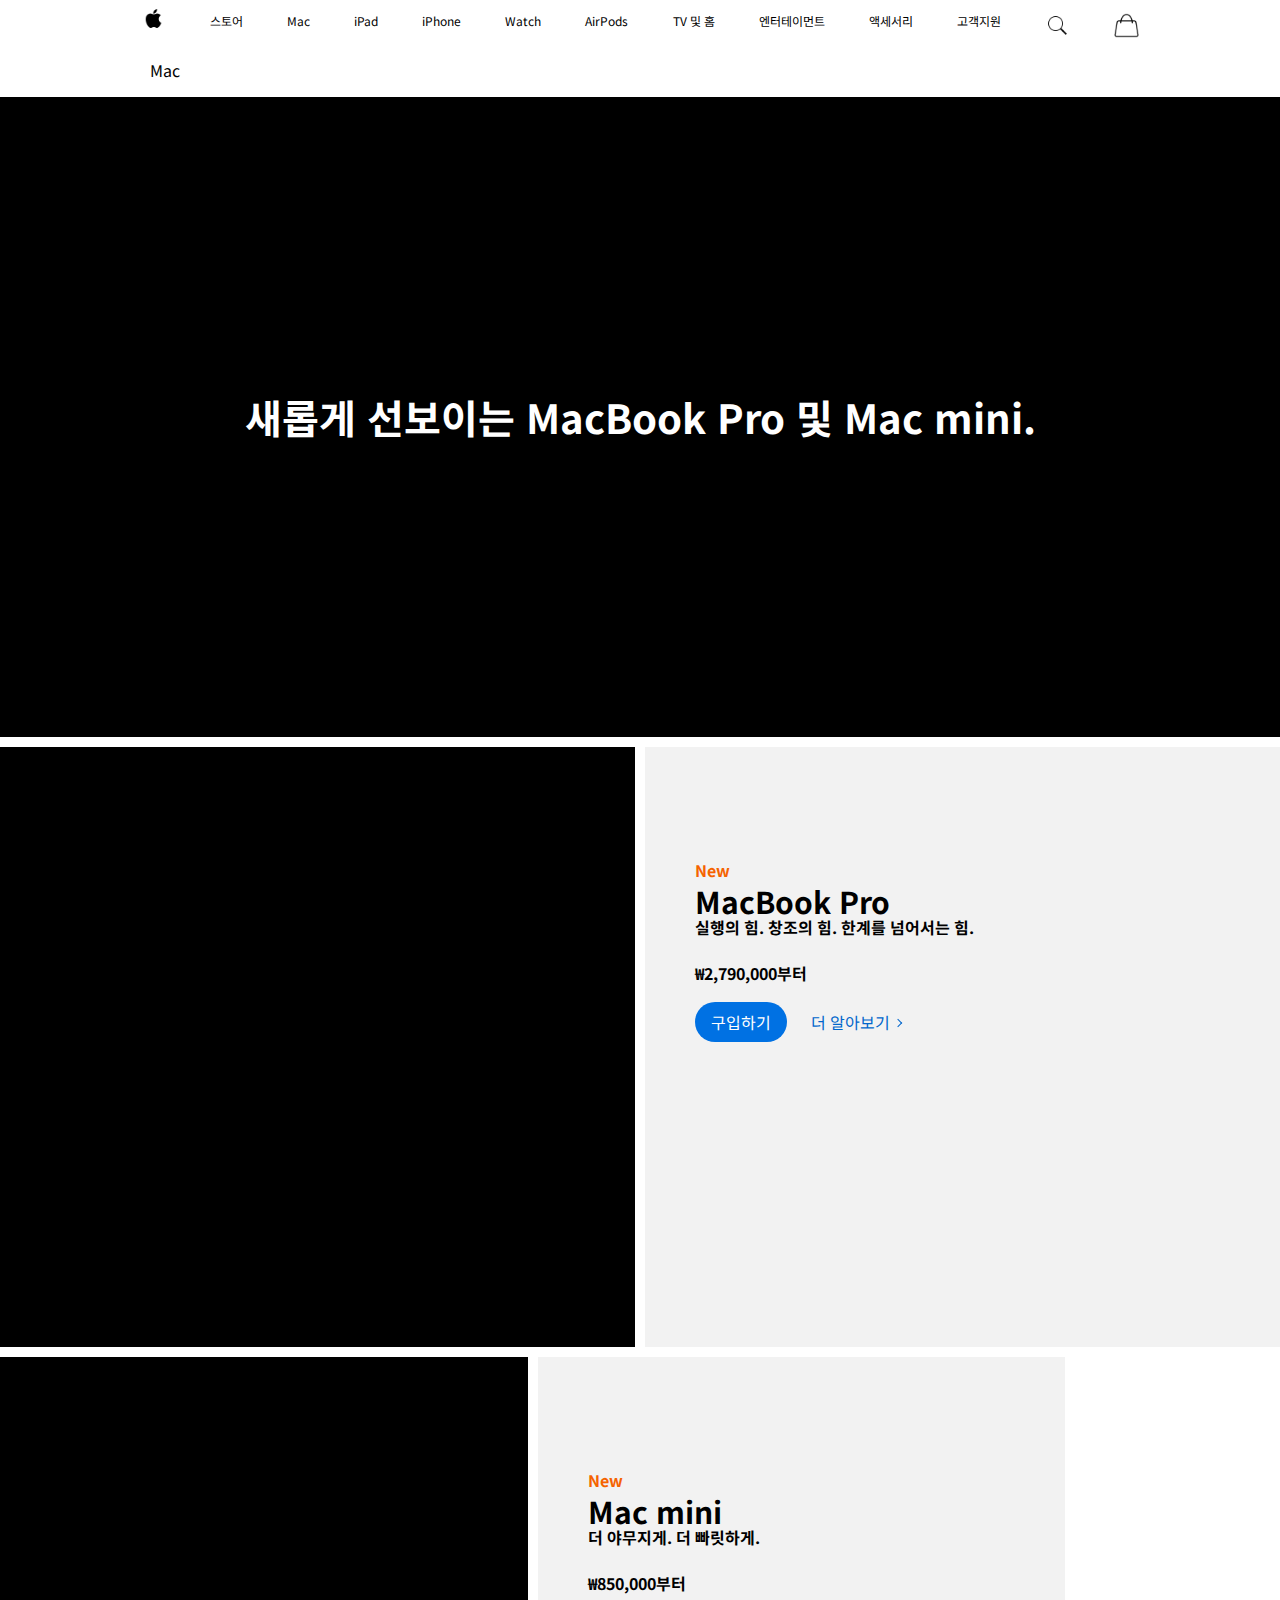
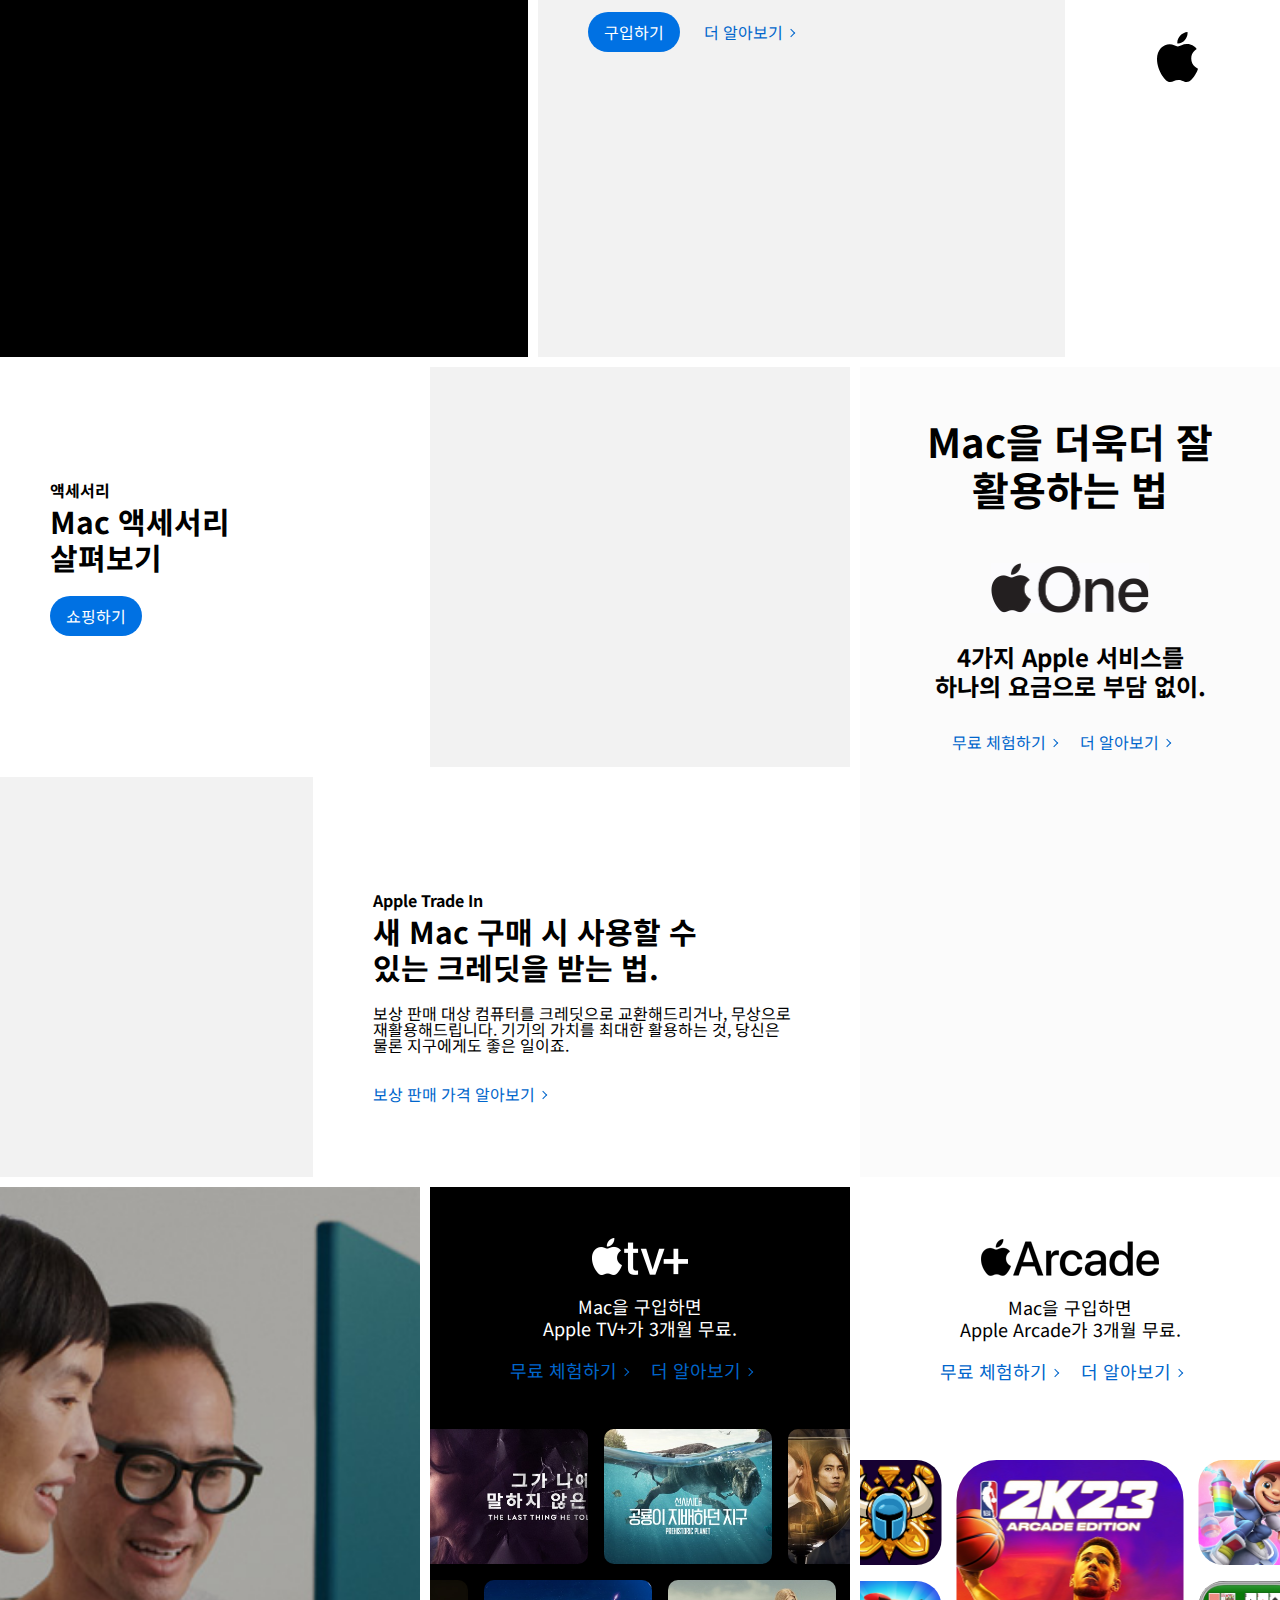
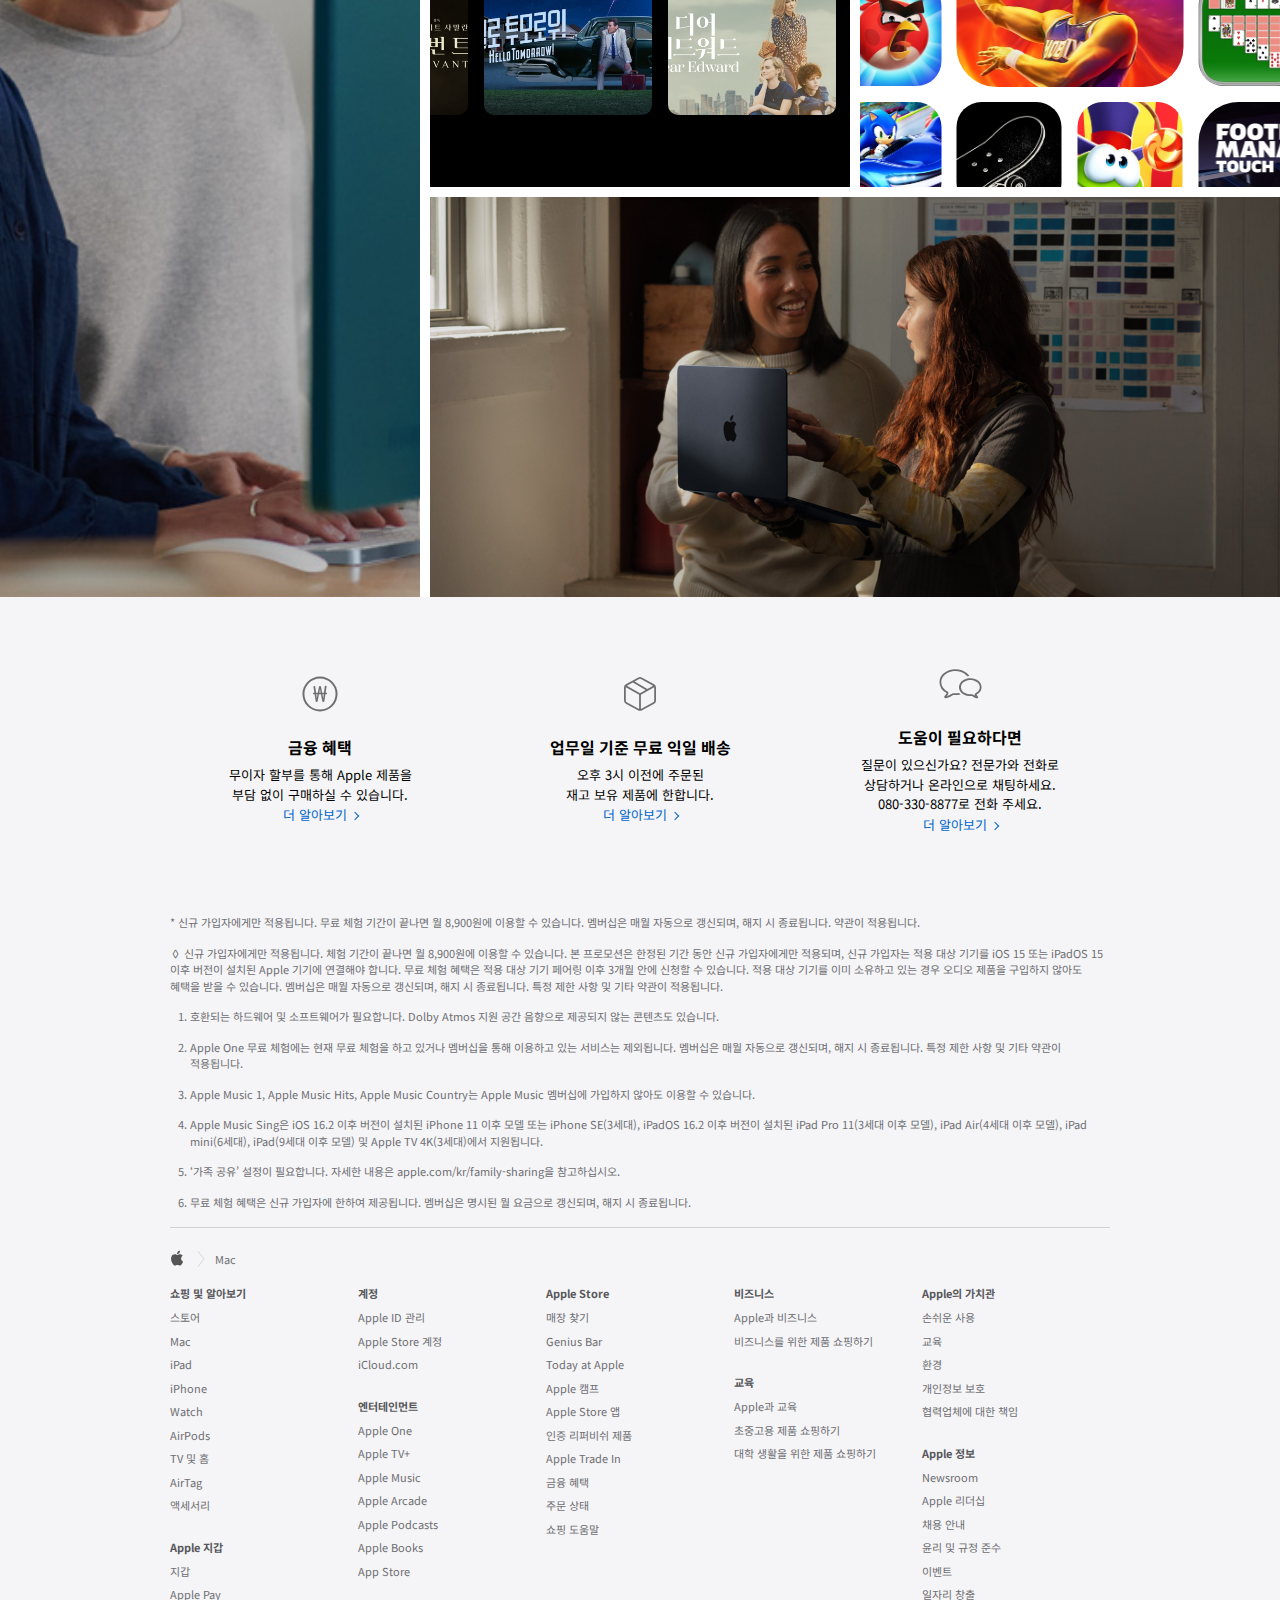
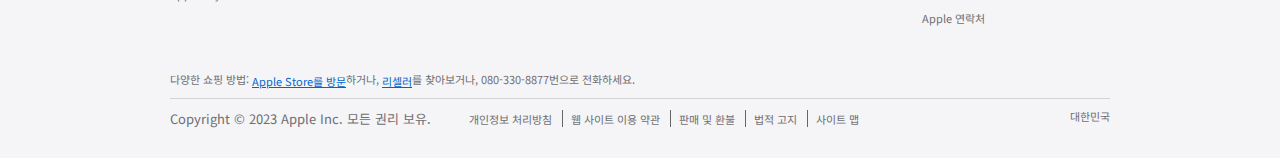
<file: index.html>
<!DOCTYPE html>
<html lang="ko">
  <head>
    <meta charset="UTF-8" />
    <meta http-equiv="X-UA-Compatible" content="IE=edge" />
    <meta name="viewport" content="width=device-width, initial-scale=1.0" />
    <!-- aos -->
    <link rel="stylesheet" href="https://unpkg.com/aos@2.3.1/dist/aos.css" />
    <script src="https://unpkg.com/aos@2.3.1/dist/aos.js"></script>
    <!-- css -->
    <link rel="stylesheet" href="./css/basic.css" />
    <link rel="stylesheet" href="./css/setting.css" />
    <link rel="stylesheet" href="./css/sub.css" />
    <!-- script -->
    <script defer src="./js/main.js"></script>
    <script defer src="./js/sub.js"></script>
    <title>Mac - Apple (KR)</title>
  </head>
  <body>
    <div id="wrap">
      <div class="m_header">
        <h1>
          <a href="index.html"><img src="img/logo.png" alt="" /></a>
        </h1>
        <div class="hamburger">
          <a href="#">
            <span></span>
            <span></span>
          </a>
        </div>
        <ul class="m_header_ul">
          <li><a href="#">스토어</a></li>
          <li><a href="mac.html">Mac</a></li>
          <li><a href="#">iPad</a></li>
          <li><a href="iPhone.html">iPhone</a></li>
          <li><a href="#">Watch</a></li>
          <li><a href="#">AirPods</a></li>
          <li><a href="#">TV 및 홈</a></li>
          <li><a href="Entertainment.html">엔터테인먼트</a></li>
          <li><a href="#">액세서리</a></li>
          <li><a href="service.html">지원</a></li>
        </ul>
      </div>
      
      <div class="header1">
        <ul class="header_ul">
          <h1>
            <a href="#"><img src="img/logo.png" alt="" /></a>
          </h1>
          <li><a href="#">스토어</a></li>
          <li><a href="#">Mac</a></li>
          <li><a href="#">iPad</a></li>
          <li><a href="#">iPhone</a></li>
          <li><a href="#">Watch</a></li>
          <li><a href="#">AirPods</a></li>
          <li><a href="#">TV 및 홈</a></li>
          <li><a href="#">엔터테이먼트</a></li>
          <li><a href="#">액세서리</a></li>
          <li><a href="#">고객지원</a></li>
          <li>
            <a href="#"><img src="img/icon.png" alt="" /></a>
          </li>
          <li>
            <a href="#"><img src="img/shopping.png" alt="" /></a>
          </li>
        </ul>
      </div>

      <!--header2에 마우스 올리면 나타나는 서브 메뉴-->
      <nav class="sub sub1">
        <div class="sub_container">
          <ul class="list">
            <li>
              <a href="#"><small>쇼핑하기</small></a>
            </li>
            <li>
              <a href="#"><b>최신 제품 쇼핑하기</b></a>
            </li>
            <li>
              <a href="#"><b>Mac</b></a>
            </li>
            <li>
              <a href="#"><b>iPad</b></a>
            </li>
            <li>
              <a href="#"><b>iPhone</b></a>
            </li>
            <li>
              <a href="#"><b>Apple Watch</b></a>
            </li>
            <li>
              <a href="#"><b>액세서리</b></a>
            </li>
          </ul>

          <ul class="list">
            <li>
              <a href="#"><small>빠른 링크</small></a>
            </li>
            <li><a href="#">매장 찾기</a></li>
            <li><a href="#">주문 상태</a></li>
            <li><a href="#">금융 혜택</a></li>
            <li><a href="#">Apple Trade In</a></li>
          </ul>

          <ul class="list">
            <li>
              <a href="#"><small>특별 할인 쇼핑하기</small></a>
            </li>
            <li><a href="#">인증 리퍼비쉬 제품</a></li>
            <li><a href="#">교육</a></li>
            <li><a href="#">비지니스</a></li>
          </ul>
        </div>
        <div class="bg-opacity"></div>
      </nav>

      <nav class="sub sub2">
        <div class="sub_container">
          <ul class="list">
            <li>
              <a href="#"><small>Mac 살펴보기</small></a>
            </li>
            <li>
              <a href="#"><b>MacBook Air</b></a>
            </li>
            <li>
              <a href="#"><b>MacBook Pro</b></a>
            </li>
            <li>
              <a href="#"><b>iMac</b></a>
            </li>
            <li>
              <a href="#"><b>Mac mini</b></a>
            </li>
            <li>
              <a href="#"><b>Mac Studio</b></a>
            </li>
            <li>
              <a href="#"><b>Mac Pro</b></a>
            </li>
            <li>
              <a href="#"><b>디스플레이</b></a>
            </li>
            <li>
              <a href="#">Mac 비교하기</a>
            </li>
            <li>
              <a href="#">Mac은 뭐든 척척</a>
            </li>
            <li>
              <a href="#">Mac 모두 살펴보기</a>
            </li>
          </ul>

          <ul class="list">
            <li>
              <a href="#"><small>Mac 쇼핑하기</small></a>
            </li>
            <li><a href="#">Mac 쇼핑하기</a></li>
            <li><a href="#">Mac 액세서리</a></li>
            <li><a href="#">금융 혜택</a></li>
            <li><a href="#">Apple Trade In</a></li>
          </ul>

          <ul class="list">
            <li>
              <a href="#"><small>그 외 Mac 관련 항목</small></a>
            </li>
            <li><a href="#">Mac 지원</a></li>
            <li><a href="#">macOS Ventura</a></li>
            <li><a href="#">연속성</a></li>
            <li><a href="#">iCloud</a></li>
            <li><a href="#">Mac과 비지니스</a></li>
            <li><a href="#">교육</a></li>
          </ul>
        </div>
        <div class="bg-opacity"></div>
      </nav>

      <nav class="sub sub3">
        <div class="sub_container">
          <ul class="list">
            <li>
              <a href="#"><small>iPad 살펴보기</small></a>
            </li>
            <li>
              <a href="#"><b>iPad Pro</b></a>
            </li>
            <li>
              <a href="#"><b>iPad Air</b></a>
            </li>
            <li>
              <a href="#"><b>iPad</b></a>
            </li>
            <li>
              <a href="#"><b>iPad mini</b></a>
            </li>
            <li>
              <a href="#"><b>Apple Pencil</b></a>
            </li>
            <li>
              <a href="#"><b>키보드</b></a>
            </li>
            <li>
              <a href="#">iPad 비교하기</a>
            </li>
            <li>
              <a href="#">iPad를 선택하는 이유</a>
            </li>
            <li>
              <a href="#">iPad 모두 살펴보기</a>
            </li>
          </ul>

          <ul class="list">
            <li>
              <a href="#"><small>iPad 쇼핑하기</small></a>
            </li>
            <li>
              <a href="#">iPad 쇼핑하기</a>
            </li>
            <li>
              <a href="#">iPad 액세서리</a>
            </li>
            <li>
              <a href="#">금융 혜택</a>
            </li>
            <li>
              <a href="#">Apple Trade In</a>
            </li>
          </ul>

          <ul class="list">
            <li>
              <a href="#"><small>그 외 iPad 관련 항목</small></a>
            </li>
            <li>
              <a href="#">iPad 지원</a>
            </li>
            <li>
              <a href="#">iPadOS 16</a>
            </li>
            <li>
              <a href="#">iCloud</a>
            </li>

            <li>
              <a href="#">교육</a>
            </li>
          </ul>
        </div>
        <div class="bg-opacity"></div>
      </nav>

      <nav class="sub sub4">
        <div class="sub_container">
          <ul class="list">
            <li>
              <a href="#"><small>iPhone 살펴보기</small></a>
            </li>
            <li>
              <a href="#"><b>iPhone 14 Pro</b></a>
            </li>
            <li>
              <a href="#"><b>iPhone 14</b></a>
            </li>
            <li>
              <a href="#"><b>iPhone 13</b></a>
            </li>
            <li>
              <a href="#"><b>iPhone 12</b></a>
            </li>
            <li>
              <a href="#"><b>iPhone SE</b></a>
            </li>
            <li>
              <a href="#">iPhone 비교하기</a>
            </li>
            <li>
              <a href="#">iPhone으로 갈아타기</a>
            </li>
            <li>
              <a href="#">iPhone 모두 살펴보기</a>
            </li>
          </ul>

          <ul class="list">
            <li>
              <a href="#"><small>iPhone 쇼핑하기</small></a>
            </li>
            <li>
              <a href="#">iPhone 쇼핑하기</a>
            </li>
            <li>
              <a href="#">iPhone 액세서리</a>
            </li>
            <li>
              <a href="#">Apple Trade In</a>
            </li>
            <li>
              <a href="#">금융 혜택</a>
            </li>
          </ul>

          <ul class="list">
            <li>
              <a href="#"><small>그 외 iPhone 관련 항목</small></a>
            </li>
            <li>
              <a href="#">iphone 지원</a>
            </li>
            <li>
              <a href="#">iOS 16</a>
            </li>
            <li>
              <a href="#">iPhone의 개인정보 보호</a>
            </li>
            <li>
              <a href="#">iCloud</a>
            </li>
            <li>
              <a href="#">Apple 지갑, Apple Pay</a>
            </li>
            <li>
              <a href="#">Siri</a>
            </li>
          </ul>
        </div>
        <div class="bg-opacity"></div>
      </nav>

      <nav class="sub sub5">
        <div class="sub_container">
          <ul class="list">
            <li>
              <a href="#"><small>Watch 살펴보기</small></a>
            </li>
            <li>
              <a href="#"><b>Apple Watch Ultra</b></a>
            </li>
            <li>
              <a href="#"><b>Apple Watch Series 8</b></a>
            </li>
            <li>
              <a href="#"><b>Apple Watch SE</b></a>
            </li>
            <li>
              <a href="#"><b>Apple Watch Nike</b></a>
            </li>
            <li>
              <a href="#"><b>Apple Watch Hermes</b></a>
            </li>
            <li>
              <a href="#">Watch 비교하기</a>
            </li>
            <li>
              <a href="#">Apple Watch를 선택하는 이유</a>
            </li>
            <li>
              <a href="#">Apple Watch 모두 살펴보기</a>
            </li>
          </ul>

          <ul class="list">
            <li>
              <a href="#"><small>Watch 쇼핑하기</small></a>
            </li>
            <li>
              <a href="#">Apple Watch 쇼핑하기</a>
            </li>
            <li>
              <a href="#">Apple Watch Studio</a>
            </li>
            <li>
              <a href="#">Apple Watch 밴드</a>
            </li>
            <li>
              <a href="#">Apple Watch 액세서리</a>
            </li>
            <li>
              <a href="#">금융 혜택</a>
            </li>
            <li>
              <a href="#">Apple Trade in</a>
            </li>
          </ul>

          <ul class="list">
            <li>
              <a href="#"><small>그 외 Watch 관련 항목</small></a>
            </li>
            <li>
              <a href="#">Apple Watch 지원</a>
            </li>
            <li>
              <a href="#">WatchOS 9</a>
            </li>
          </ul>
        </div>
        <div class="bg-opacity"></div>
      </nav>

      <nav class="sub sub6">
        <div class="sub_container">
          <ul class="list">
            <li>
              <a href="#"><small>AirPods 살펴보기</small></a>
            </li>
            <li>
              <a href="#"><b>AirPods 2세대</b></a>
            </li>
            <li>
              <a href="#"><b>AirPods 3세대</b></a>
            </li>
            <li>
              <a href="#"><b>AirPods Pro 2세대</b></a>
            </li>
            <li>
              <a href="#"><b>AirPods Max</b></a>
            </li>
            <li>
              <a href="#">AirPods 비교하기</a>
            </li>
            <li>
              <a href="#">AirPods 모두 살펴보기</a>
            </li>
          </ul>

          <ul class="list">
            <li>
              <a href="#"><small>AirPods 쇼핑하기</small></a>
            </li>
            <li>
              <a href="#">AirPods 쇼핑하기</a>
            </li>
            <li>
              <a href="#">AirPods 액세서리</a>
            </li>
          </ul>

          <ul class="list">
            <li>
              <a href="#"><small>그 외 AirPods 관련 항목</small></a>
            </li>
            <li>
              <a href="#">AirPods 지원</a>
            </li>
            <li>
              <a href="#">Apple Music</a>
            </li>
          </ul>
        </div>
        <div class="bg-opacity"></div>
      </nav>

      <nav class="sub sub7">
        <div class="sub_container">
          <ul class="list">
            <li>
              <a href="#"><small>TV 및 홈 살펴보기</small></a>
            </li>
            <li>
              <a href="#"><b>Apple TV 4K</b></a>
            </li>
            <li>
              <a href="#"><b>TV 및 홈 살펴보기</b></a>
            </li>
          </ul>

          <ul class="list">
            <li>
              <a href="#"><small>TV 및 홈 쇼핑하기</small></a>
            </li>
            <li>
              <a href="#">Apple TV 4K 쇼핑하기</a>
            </li>
            <li>
              <a href="#">Siri Remote 쇼핑하기</a>
            </li>
            <li>
              <a href="#">TV 및 홈 액세서리</a>
            </li>
          </ul>

          <ul class="list">
            <li>
              <a href="#"><small>그 외 TV 및 홈 관련 항목</small></a>
            </li>
            <li>
              <a href="#">Apple TV 지원</a>
            </li>
            <li>
              <a href="#">Apple TV 앱</a>
            </li>
            <li>
              <a href="#">Apple TV +</a>
            </li>
            <li>
              <a href="#">홈 앱</a>
            </li>
            <li>
              <a href="#">Apple Music</a>
            </li>
            <li>
              <a href="#">Siri</a>
            </li>
            <li>
              <a href="#">AirPlay</a>
            </li>
          </ul>
        </div>
        <div class="bg-opacity"></div>
      </nav>

      <nav class="sub sub8">
        <div class="sub_container">
          <ul class="list">
            <li>
              <a href="#"><small>엔터테이먼트 살펴보기</small></a>
            </li>
            <li>
              <a href="#"><b>Apple One</b></a>
            </li>
            <li>
              <a href="#"><b>Apple TV+</b></a>
            </li>
            <li>
              <a href="#"><b>Apple Music</b></a>
            </li>
            <li>
              <a href="#"><b>Apple Arcade</b></a>
            </li>
            <li>
              <a href="#"><b>Apple Podcasts</b></a>
            </li>
            <li>
              <a href="#"><b>Apple Books</b></a>
            </li>
            <li>
              <a href="#"><b>App store</b></a>
            </li>
            <li>
              <a href="#">엔터테이먼트 살펴보기</a>
            </li>
          </ul>

          <ul class="list">
            <li>
              <a href="#"><small>Apple TV+ 지원</small></a>
            </li>
            <li>
              <a href="#">Apple Music 지원</a>
            </li>
          </ul>
        </div>
        <div class="bg-opacity"></div>
      </nav>

      <nav class="sub sub9">
        <div class="sub_container">
          <ul class="list">
            <li>
              <a href="#"><small>액세서리 쇼핑하기</small></a>
            </li>
            <li>
              <a href="#"><b>Mac</b></a>
            </li>
            <li>
              <a href="#"><b>iPad</b></a>
            </li>
            <li>
              <a href="#"><b>iPhone</b></a>
            </li>
            <li>
              <a href="#"><b>Apple Watch</b></a>
            </li>
            <li>
              <a href="#"><b>AirPods</b></a>
            </li>
            <li>
              <a href="#"><b>TV 및 홈</b></a>
            </li>
            <li>
              <a href="#"><b>액세서리 모두 쇼핑하기</b></a>
            </li>
          </ul>

          <ul class="list">
            <li>
              <a href="#"><small>액세서리 살펴보기</small></a>
            </li>
            <li>
              <a href="#">Apple 제작 정품</a>
            </li>
            <li>
              <a href="#">Beats by Dr.Dre</a>
            </li>
            <li>
              <a href="#">AirTag</a>
            </li>
          </ul>
        </div>
        <div class="bg-opacity"></div>
      </nav>

      <nav class="sub sub10">
        <div class="sub_container">
          <ul class="list">
            <li>
              <a href="#"><small>지원 상황 살펴보기</small></a>
            </li>
            <li>
              <a href="#"><b>iPhone</b></a>
            </li>
            <li>
              <a href="#"><b>Mac</b></a>
            </li>
            <li>
              <a href="#"><b>iPad</b></a>
            </li>
            <li>
              <a href="#"><b>Watch</b></a>
            </li>
            <li>
              <a href="#"><b>AirPods</b></a>
            </li>
            <li>
              <a href="#"><b>Music</b></a>
            </li>
            <li>
              <a href="#"><b>TV</b></a>
            </li>
            <li>
              <a href="#">지원 상황 살펴보기</a>
            </li>
          </ul>

          <ul class="list">
            <li>
              <a href="#"><small>도움받기</small></a>
            </li>
            <li>
              <a href="#">커뮤니티</a>
            </li>
            <li>
              <a href="#">보장 상태 확인하기</a>
            </li>
            <li>
              <a href="#">수리</a>
            </li>
            <li>
              <a href="#">문의하기</a>
            </li>
          </ul>

          <ul class="list">
            <li>
              <a href="#"><small>유용한 주제</small></a>
            </li>
            <li>
              <a href="#">AppleCare+ 구입하기</a>
            </li>
            <li>
              <a href="#">Apple ID 및 암호</a>
            </li>
            <li>
              <a href="#">청구 및 구독</a>
            </li>
            <li>
              <a href="#">나의 찾기</a>
            </li>
            <li>
              <a href="#">손쉬운 사용</a>
            </li>
          </ul>
        </div>
        <div class="bg-opacity"></div>
      </nav>

      <!-- 헤더2 -->
      <div class="header2">
        <ul>
          <li><a href="">Mac</a></li>
          <li>
            <!-- <div>
              <a href="#">1개월 무료체험하기</a>
            </div> -->
          </li>
        </ul>
      </div>

      <!-- contents START -->
      <div id="contents">
        <section id="content01">
          <div class="sub_inner">
            <h2>새롭게 선보이는 MacBook Pro 및 Mac mini.</h2>
          </div>
        </section>
        
        <section id="content02">
          <div class="content_wrap">
            <!-- s01 START -->
            <div class="s01">
              <div class="item">
                <div class="s01_img sub01">
                  <div class="fill">
                    
                  </div>
                </div>
              </div>
              <div class="item">
                <div class="s01_txt sub01">
                  <h2>
                    <p><span class="new">New</span></p>
                    <p>MacBook Pro</p>
                  </h2>
                  <p>실행의 힘. 창조의 힘. 한계를 넘어서는 힘.</p>
                  <p class="price">₩2,790,000부터</p>
                  <div class="sub_link">
                    <a href="#" class="blue_button">구입하기</a>
                    <a href="#">더 알아보기<span class="more"></span></a>
                  </div>
                </div>
              </div>
            </div>
            <!-- s01 END -->

            <!-- s02 START -->
            <div class="s02">
              <div class="item">
                <div class="s01_img sub02">
                  <div class="fill">
                    
                  </div>
                </div>
              </div>

              <div class="item">
                <div class="s01_txt">
                  <h2>
                    <p><span class="new">New</span></p>
                    <p>Mac mini</p>
                  </h2>
                  <p>더 야무지게. 더 빠릿하게.</p>
                  <p class="price">₩850,000부터</p>
                  <div class="sub_link">
                    <a href="#" class="blue_button">구입하기</a>
                    <a href="#">더 알아보기<span class="more"></span></a>
                  </div>
                </div>
              </div>

              <div class="item">
                <div class="svg_logo">

                </div>
              </div>
            </div>
          </div>
          <!-- s02 END -->

          <!-- s03 START -->
          <div class="s03">
            <div class="item">
              <div class="s01_txt">
                <h2>
                  <p><span>액세서리</span></p>
                  <p>
                    Mac 액세서리<br>
                    살펴보기
                  </p>
                </h2>
                <div class="sub_link">
                  <a href="#" class="blue_button">쇼핑하기</a>
                </div>
              </div>
            </div>

            <div class="item">
              <div class="s01_img sub03">
                <div class="fill">
                    
                </div>
              </div>
            </div>

            <div class="item">
              <div class="s01_txt trade">
                <h2>Mac을 더욱더 잘 활용하는 법</h2>
                <div class="one">
                  <img src="./img/sub/apple_one_logo__cj3a404ir8mu_large.jpg" alt="">
                  <p>
                    4가지 Apple 서비스를<br>
                    하나의 요금으로 부담 없이.
                  </p>
                  <div class="sub_link">
                    <a href="#">무료 체험하기<span class="more"></span></a>
                    <a href="#">더 알아보기<span class="more"></span></a>
                  </div>
                </div>
                <div class="trade_img" 
                data-aos="fade-up" 
                data-aos-easing="ease-out"
                data-aos-duration="1000">
                  <img src="./img/sub/bundle__gaazdu9x3jqu_large.jpg" alt="">
                </div>
              </div>
            </div>

            <div class="item">
              <div class="s01_img img2">
                <div class="fill">
                  
                </div>
              </div>
            </div>

            <div class="item">
              <div class="s01_txt bundle">
                <h2>
                  <p><span>Apple Trade In</span></p>
                  <p>
                    새 Mac 구매 시 사용할 수<br> 있는 크레딧을 받는 법.
                  </p>
                </h2>
                <p class="explain">
                  보상 판매 대상 컴퓨터를 크레딧으로 교환해드리거나, 무상으로 재활용해드립니다. 기기의 가치를 최대한 활용하는 것, 당신은 물론 지구에게도 좋은 일이죠.
                </p>
                <div class="sub_link">
                  <a href="#">보상 판매 가격 알아보기<span class="more"></span></a>
                </div>
              </div>
            </div>
          </div>
          <!-- s03 END -->

          <!-- s04 START -->
          <div class="s04">
            <div class="item">
              <div class="promo_wrap">
                <div class="promo"
                data-aos="fade-up" 
                data-aos-easing="ease-out"
                data-aos-duration="1000">
                  <h2 class="title">Apple at Work</h2>
                  <h3 class="sub_title">비즈니스를 한 단계 더 도약시키는 막강한 힘.</h3>
                  
                  <ul>
                    <li>
                      <a href="#">
                      Apple at Work에 대해 알아보기
                      <span class="more"></span>
                      </a>
                    </li>
                    <li>
                      <a href="#">
                        Mac이 진정한 업무용 컴퓨터인 이유 보기
                        <span class="more"></span>
                      </a>
                    </li>
                  </ul>
                </div>
              </div>
            </div>

            <div class="item">
              <div class="s04_appletv">
                <div class="tv_txt">
                  <img src="./img/sub/apple_tv_plus_logo__kjr1fpjocgqe_large.png" alt="">
                  <p>
                    Mac을 구입하면<br>
                    Apple TV+가 3개월 무료.
                  </p>

                  <div class="sub_link">
                    <a href="#">무료 체험하기<span class="more"></span></a>
                    <a href="#">더 알아보기<span class="more"></span></a>
                  </div>
                </div>

                <div class="tv_slide_wrap">
                  <div class="tv_slides">
                    <ul>
                      <li style="background-image: url(./img/sub/slide1.jpg);"></li>
                      <li style="background-image: url(./img/sub/slide2.jpg);"></li>
                      <li style="background-image: url(./img/sub/slide3.jpg);"></li>
                      <li style="background-image: url(./img/sub/slide4.jpg);"></li>
                      <li style="background-image: url(./img/sub/slide5.jpg);"></li>
                      <li style="background-image: url(./img/sub/slide6.jpg);"></li>
                      <li style="background-image: url(./img/sub/slide7.jpg);"></li>
                      <li style="background-image: url(./img/sub/slide8.jpg);"></li>
                      <li style="background-image: url(./img/sub/slide9.jpg);"></li>
                      <li style="background-image: url(./img/sub/slide10.jpg);"></li>
                      <li style="background-image: url(./img/sub/slide11.jpg);"></li>
                      <li style="background-image: url(./img/sub/slide12.jpg);"></li>
                      <li style="background-image: url(./img/sub/slide13.jpg);"></li>
                      <li style="background-image: url(./img/sub/slide14.jpg);"></li>
                      <li style="background-image: url(./img/sub/slide15.jpg);"></li>
                      <li style="background-image: url(./img/sub/slide16.jpg);"></li>
                      <li style="background-image: url(./img/sub/slide17.jpg);"></li>
                      <li style="background-image: url(./img/sub/slide18.jpg);"></li>
                      <li style="background-image: url(./img/sub/slide19.jpg);"></li>
                      <li style="background-image: url(./img/sub/slide20.jpg);"></li>
                      <li style="background-image: url(./img/sub/slide21.jpg);"></li>
                    </ul>
                  </div>
                  <div class="tv_slides">
                    <ul>
                      <li style="background-image: url(./img/sub/slide22.jpg);"></li>
                      <li style="background-image: url(./img/sub/slide23.jpg);"></li>
                      <li style="background-image: url(./img/sub/slide24.jpg);"></li>
                      <li style="background-image: url(./img/sub/slide25.jpg);"></li>
                      <li style="background-image: url(./img/sub/slide26.jpg);"></li>
                      <li style="background-image: url(./img/sub/slide27.jpg);"></li>
                      <li style="background-image: url(./img/sub/slide28.jpg);"></li>
                      <li style="background-image: url(./img/sub/slide29.jpg);"></li>
                      <li style="background-image: url(./img/sub/slide30.jpg);"></li>
                      <li style="background-image: url(./img/sub/slide31.jpg);"></li>
                      <li style="background-image: url(./img/sub/slide32.jpg);"></li>
                      <li style="background-image: url(./img/sub/slide33.jpg);"></li>
                      <li style="background-image: url(./img/sub/slide34.jpg);"></li>
                      <li style="background-image: url(./img/sub/slide35.jpg);"></li>
                      <li style="background-image: url(./img/sub/slide36.jpg);"></li>
                      <li style="background-image: url(./img/sub/slide37.jpg);"></li>
                      <li style="background-image: url(./img/sub/slide38.jpg);"></li>
                      <li style="background-image: url(./img/sub/slide39.jpg);"></li>
                      <li style="background-image: url(./img/sub/slide40.jpg);"></li>
                      <li style="background-image: url(./img/sub/slide41.jpg);"></li>
                      <li style="background-image: url(./img/sub/slide42.jpg);"></li>
                    </ul>
                  </div>
                </div>
              </div>
            </div>

            <div class="item">
              <div class="s04_arcade">
                <div class="arcade_txt">
                  <img src="./img/sub/logo_apple_arcade__mvq317ljfkqe_large.png" alt="">
                  <p>
                    Mac을 구입하면<br>
                    Apple Arcade가 3개월 무료.
                  </p>

                  <div class="sub_link">
                    <a href="#">무료 체험하기<span class="more"></span></a>
                    <a href="#">더 알아보기<span class="more"></span></a>
                  </div>
                </div>

                <div class="arcade_games_wrap">
                  <div class="arcade_games">
                    <div class="game"></div>
                    <div class="game"></div>
                    <div class="game"></div>
                    <div class="game"></div>
                    <div class="game"></div>
                    <div class="game"></div>
                    <div class="game"></div>
                    <div class="game"></div>
                    <div class="game"></div>
                    <div class="game"></div>
                    <div class="game"></div>
                    <div class="game"></div>
                    <div class="game"></div>
                    <div class="game"></div>
                    <div class="game"></div>
                    <div class="game"></div>
                  </div>
                </div>
              </div>
            </div>

            <div class="item">
              <div class="edu_wrap">
                <div class="edu"
                data-aos="fade-up" 
                data-aos-easing="ease-out"
                data-aos-duration="1000">
                  <h2 class="title">Apple과 교육</h2>
                  <h3 class="sub_title">더 나은 세상을 만들 수 있는 힘을 교육자와 학생들에게.</h3>
                  <a href="#">
                    Apple과 교육에 대해 알아보기
                    <span class="more"></span>
                  </a>
                </div>
              </div>
            </div>
          </div>
          <!-- s04 END -->

          <div class="s05">
            <div class="sub_inner">
              <div class="s05_wrap">
                <div class="finance">
                  <a href="#">
                    <figure></figure>
                    <h3>금융 혜택</h3>
                    <p>
                      무이자 할부를 통해 Apple 제품을<br>
                      부담 없이 구매하실 수 있습니다.
                    </p>
                    <span class="more">더 알아보기</span>
                  </a>
                </div>

                <div class="shipping">
                  <a href="#">
                    <figure></figure>
                    <h3>업무일 기준 무료 익일 배송</h3>
                    <p>
                      오후 3시 이전에 주문된<br>
                      재고 보유 제품에 한합니다.
                    </p>
                    <span class="more">더 알아보기</span>
                  </a>
                  </a>
                </div>

                <div class="help">
                  <a href="#">
                    <figure></figure>
                    <h3>도움이 필요하다면</h3>
                    <p>
                      질문이 있으신가요? 전문가와 전화로<br> 상담하거나 온라인으로 채팅하세요.<br>
                      080-330-8877로 전화 주세요.
                    </p>
                    <span class="more">더 알아보기</span>
                  </a>
                  </a>
                </div>
              </div>
            </div>
          </div>
        </section>
      </div>
      <!-- contents END -->
      
      <footer id="footer">
        <div class="inner">
          <section class="footer_notice">
            <p>
              * 신규 가입자에게만 적용됩니다. 무료 체험 기간이 끝나면 월 8,900원에 이용할 수 있습니다. 멤버십은 매월 자동으로 갱신되며, 해지 시 종료됩니다.
              약관이 적용됩니다.
            </p>
            <p>
              ◊ 신규 가입자에게만 적용됩니다. 체험 기간이 끝나면 월 8,900원에 이용할 수 있습니다. 본 프로모션은 한정된 기간 동안 신규 가입자에게만 적용되며,
              신규 가입자는 적용 대상 기기를 iOS 15 또는 iPadOS 15 이후 버전이 설치된 Apple 기기에 연결해야 합니다. 무료 체험 혜택은 적용 대상 기기 페어링 이후
              3개월 안에 신청할 수 있습니다. 적용 대상 기기를 이미 소유하고 있는 경우 오디오 제품을 구입하지 않아도 혜택을 받을 수 있습니다. 멤버십은 매월
              자동으로 갱신되며, 해지 시 종료됩니다. 특정 제한 사항 및 기타 약관이 적용됩니다.
            </p>
            <ol>
              <li>호환되는 하드웨어 및 소프트웨어가 필요합니다. Dolby Atmos 지원 공간 음향으로 제공되지 않는 콘텐츠도 있습니다.</li>
              <li>
                Apple One 무료 체험에는 현재 무료 체험을 하고 있거나 멤버십을 통해 이용하고 있는 서비스는 제외됩니다. 멤버십은 매월 자동으로 갱신되며, 해지 시
                종료됩니다. 특정 제한 사항 및 기타 약관이 적용됩니다.
              </li>
              <li>Apple Music 1, Apple Music Hits, Apple Music Country는 Apple Music 멤버십에 가입하지 않아도 이용할 수 있습니다.</li>
              <li>
                Apple Music Sing은 iOS 16.2 이후 버전이 설치된 iPhone 11 이후 모델 또는 iPhone SE(3세대), iPadOS 16.2 이후 버전이 설치된 iPad Pro 11(3세대 이후
                모델), iPad Air(4세대 이후 모델), iPad mini(6세대), iPad(9세대 이후 모델) 및 Apple TV 4K(3세대)에서 지원됩니다.
              </li>
              <li>‘가족 공유’ 설정이 필요합니다. 자세한 내용은 apple.com/kr/family-sharing을 참고하십시오.</li>
              <li>무료 체험 혜택은 신규 가입자에 한하여 제공됩니다. 멤버십은 명시된 월 요금으로 갱신되며, 해지 시 종료됩니다.</li>
            </ol>
          </section>

          <div class="nav">
            <ul>
              <li class="footer_logo"><a href="#">logo</a></li>
              <li><a href="#">Mac</a></li>
            </ul>
          </div>

          <div class="footer_list_wrap">
            <div class="footer_list">
              <div class="footer_list_top">
                <h3>쇼핑 및 알아보기</h3>
                <ul>
                  <li><a href="#">스토어</a></li>
                  <li><a href="#">Mac</a></li>
                  <li><a href="#">iPad</a></li>
                  <li><a href="#">iPhone</a></li>
                  <li><a href="#">Watch</a></li>
                  <li><a href="#">AirPods</a></li>
                  <li><a href="#">TV 및 홈</a></li>
                  <li><a href="#">AirTag</a></li>
                  <li><a href="#">액세서리</a></li>
                </ul>
              </div>
              <div class="footer_list_bottom">
                <h3>Apple 지갑</h3>
                <ul>
                  <li><a href="#">지갑</a></li>
                  <li><a href="#">Apple Pay</a></li>
                </ul>
              </div>
            </div>

            <div class="footer_list">
              <div class="footer_list_top">
                <h3>계정</h3>
                <ul>
                  <li><a href="#">Apple ID 관리</a></li>
                  <li><a href="#">Apple Store 계정</a></li>
                  <li><a href="#">iCloud.com</a></li>
                </ul>
              </div>
              <div class="footer_list_bottom">
                <h3>엔터테인먼트</h3>
                <ul>
                  <li><a href="#">Apple One</a></li>
                  <li><a href="#">Apple TV+</a></li>
                  <li><a href="#">Apple Music</a></li>
                  <li><a href="#">Apple Arcade</a></li>
                  <li><a href="#">Apple Podcasts</a></li>
                  <li><a href="#">Apple Books</a></li>
                  <li><a href="#">App Store</a></li>
                </ul>
              </div>
            </div>

            <div class="footer_list">
              <h3>Apple Store</h3>
              <ul>
                <li><a href="#">매장 찾기</a></li>
                <li><a href="#">Genius Bar</a></li>
                <li><a href="#">Today at Apple</a></li>
                <li><a href="#">Apple 캠프</a></li>
                <li><a href="#">Apple Store 앱</a></li>
                <li><a href="#">인증 리퍼비쉬 제품</a></li>
                <li><a href="#">Apple Trade In</a></li>
                <li><a href="#">금융 혜택</a></li>
                <li><a href="#">주문 상태</a></li>
                <li><a href="#">쇼핑 도움말</a></li>
              </ul>
            </div>

            <div class="footer_list">
              <div class="footer_list_top">
                <h3>비즈니스</h3>
                <ul>
                  <li><a href="#">Apple과 비즈니스</a></li>
                  <li><a href="#">비즈니스를 위한 제품 쇼핑하기</a></li>
                </ul>
              </div>
              <div class="footer_list_bottom">
                <h3>교육</h3>
                <ul>
                  <li><a href="#">Apple과 교육</a></li>
                  <li><a href="#">초중고용 제품 쇼핑하기</a></li>
                  <li><a href="#">대학 생활을 위한 제품 쇼핑하기</a></li>
                </ul>
              </div>
            </div>

            <div class="footer_list">
              <div class="footer_list_top">
                <h3>Apple의 가치관</h3>
                <ul>
                  <li><a href="#">손쉬운 사용</a></li>
                  <li><a href="#">교육</a></li>
                  <li><a href="#">환경</a></li>
                  <li><a href="#">개인정보 보호</a></li>
                  <li><a href="#">협력업체에 대한 책임</a></li>
                </ul>
              </div>
              <div class="footer_list_bottom">
                <h3>Apple 정보</h3>
                <ul>
                  <li><a href="#">Newsroom</a></li>
                  <li><a href="#">Apple 리더십</a></li>
                  <li><a href="#">채용 안내</a></li>
                  <li><a href="#">윤리 및 규정 준수</a></li>
                  <li><a href="#">이벤트</a></li>
                  <li><a href="#">일자리 창출</a></li>
                  <li><a href="#">Apple 연락처</a></li>
                </ul>
              </div>
            </div>
          </div>

          <div class="footer_bottom">
            <div class="footer_shopping">
              다양한 쇼핑 방법: <a href="#">Apple Store를 방문</a>하거나, <a href="#">리셀러</a>를 찾아보거나, 080-330-8877번으로 전화하세요.
            </div>

            <div class="footer_locale">
              <a href="#">대한민국</a>
            </div>

            <div class="footer_copy">
              <span>Copyright &copy; 2023 Apple Inc. 모든 권리 보유.</span>
              <ul>
                <li><a href="#">개인정보 처리방침</a></li>
                <li><a href="#">웹 사이트 이용 약관</a></li>
                <li><a href="#">판매 및 환불</a></li>
                <li><a href="#">법적 고지</a></li>
                <li><a href="#">사이트 맵</a></li>
              </ul>
            </div>
          </div>
        </div>
        <div class="top-btn">
          <img src="img/logo.png" alt="" />
        </div>
      </footer>
    </div>

    <script>
      AOS.init({
        easing: "ease-out-back",
        duration: 1000,
      });
    </script>
    
  </body>
</html>
</file>
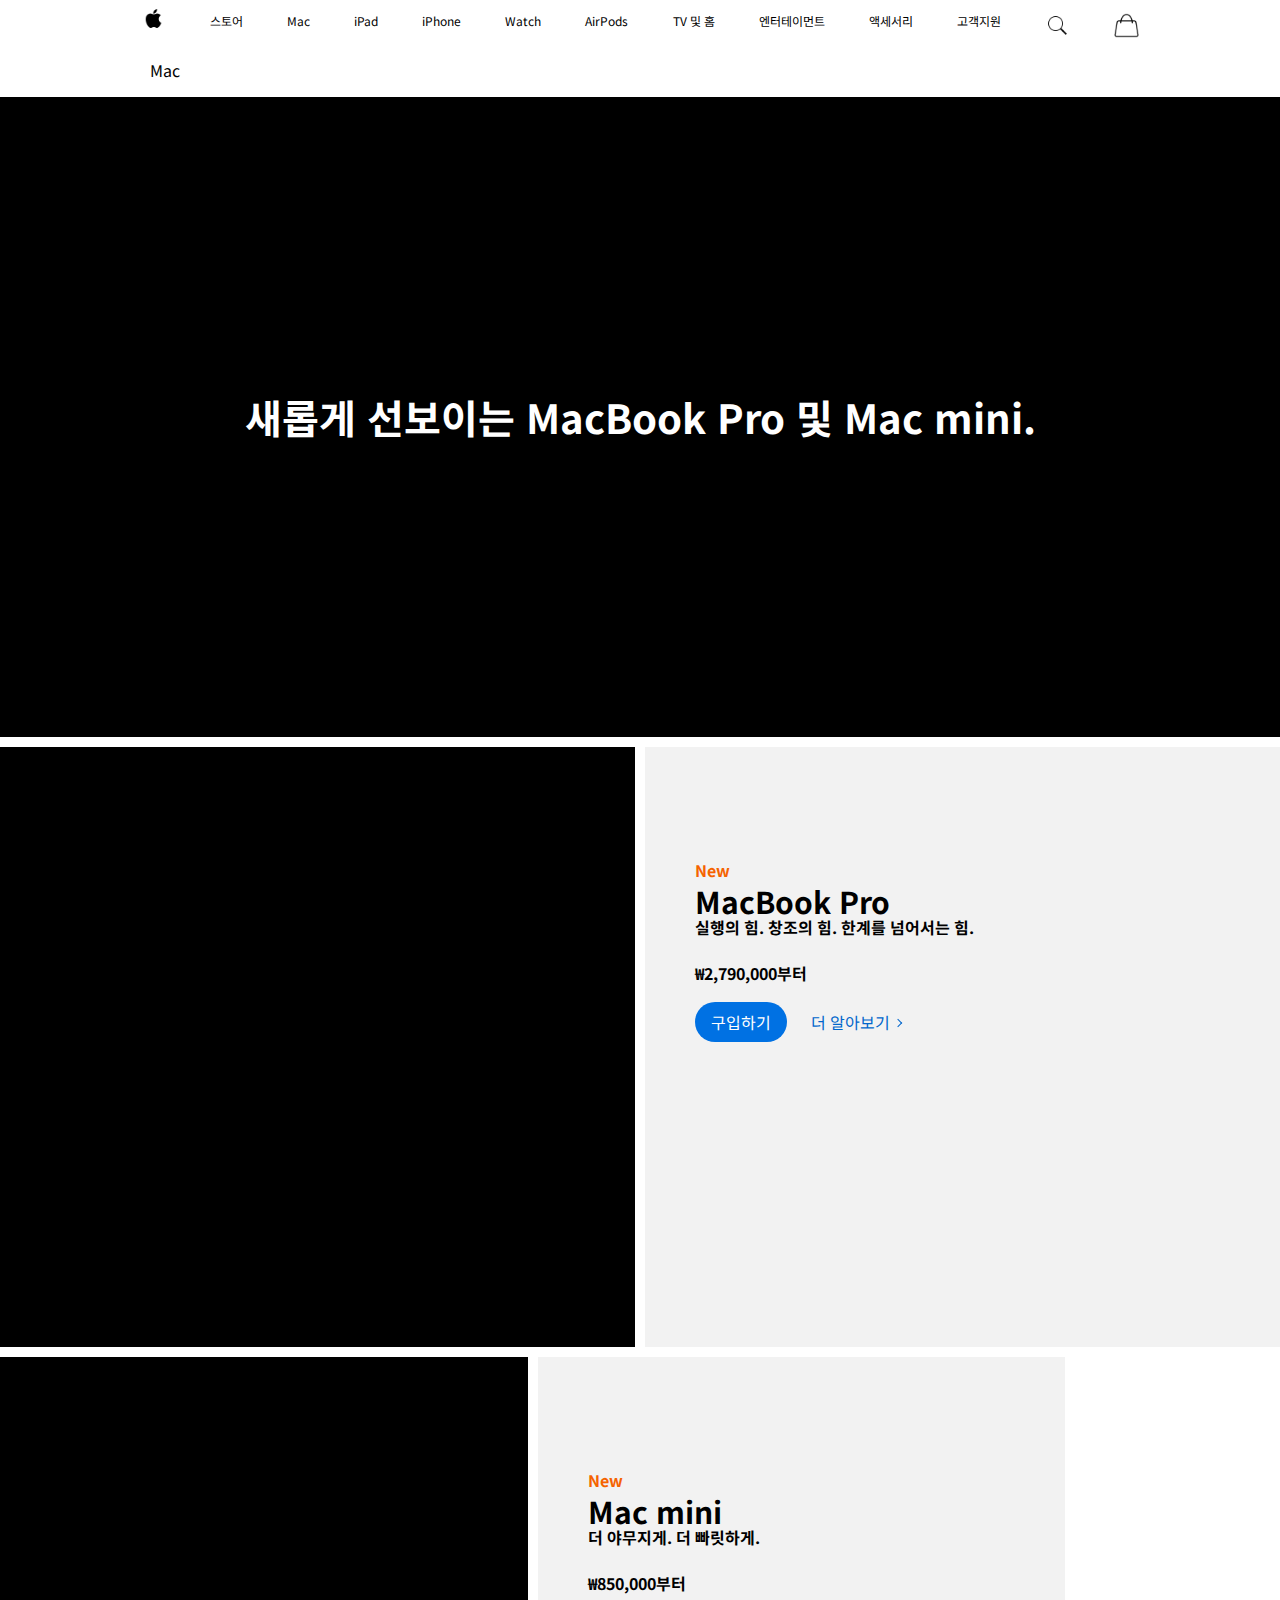
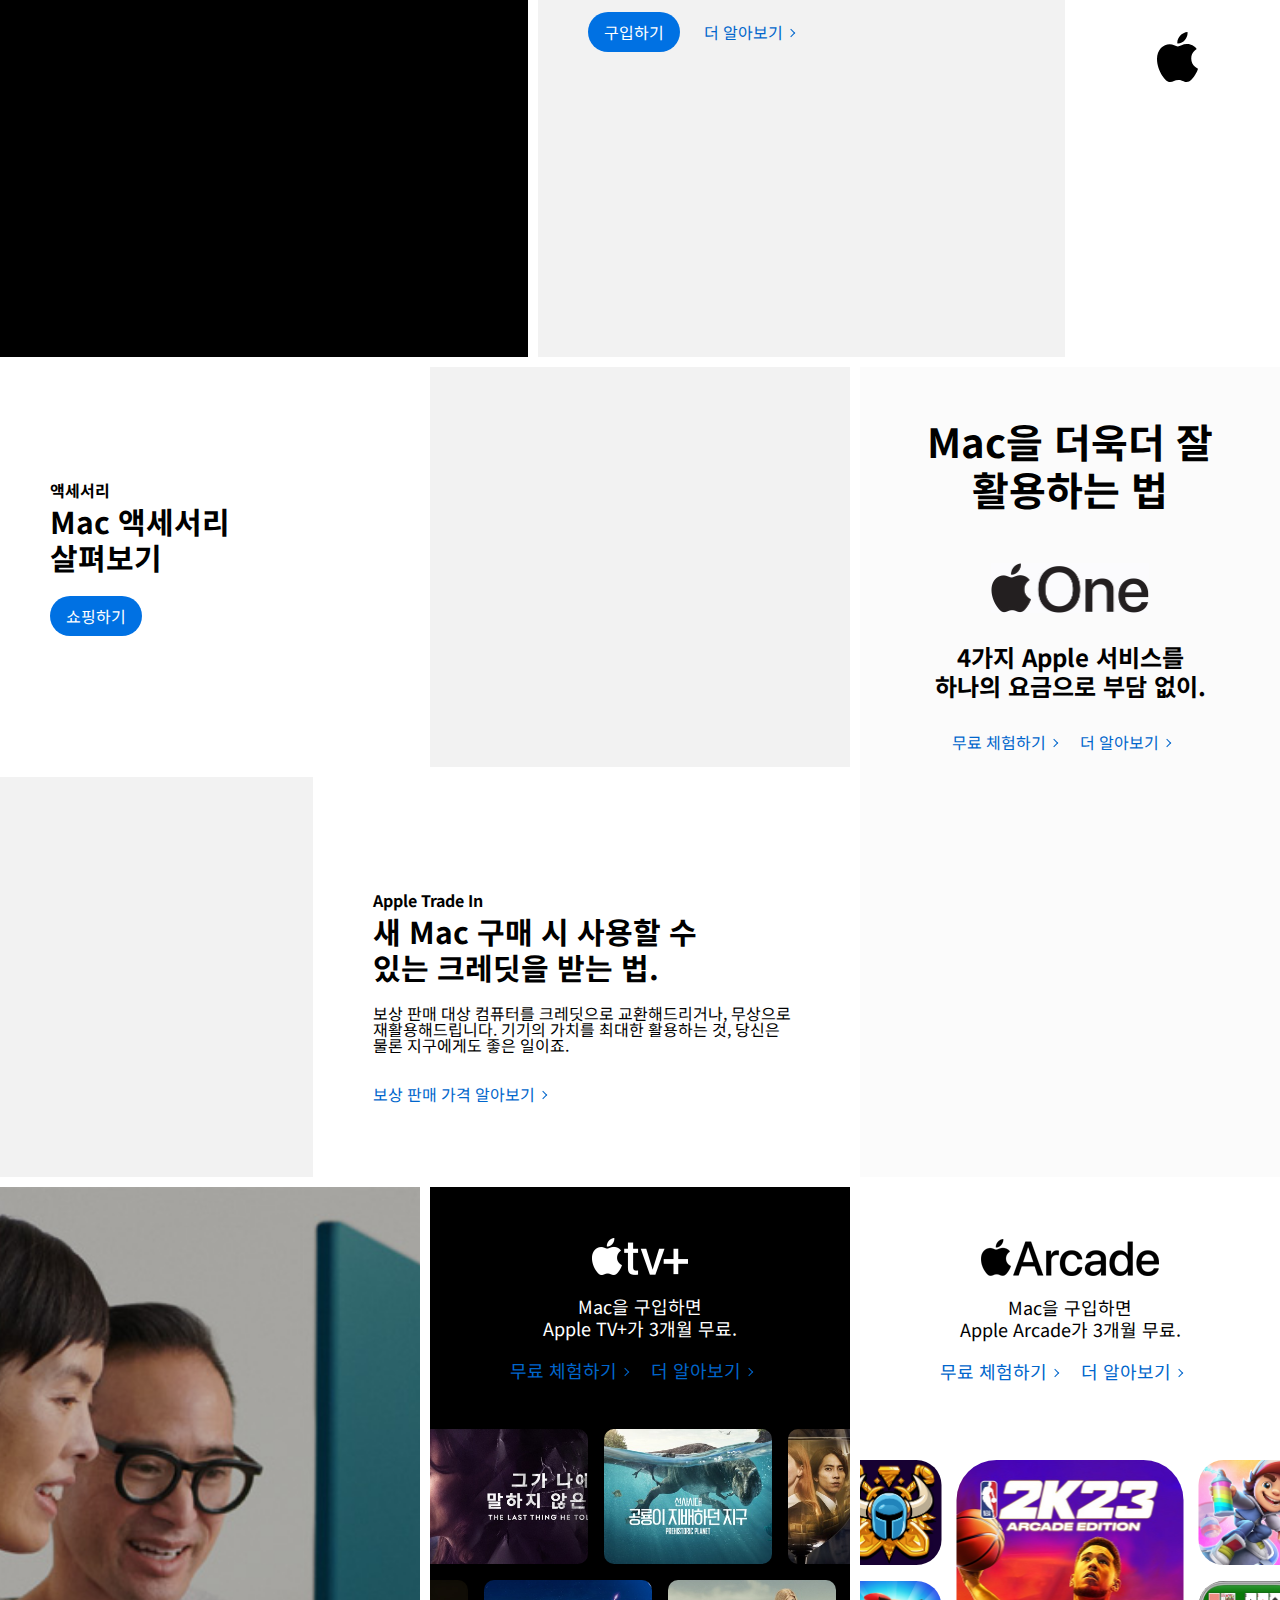
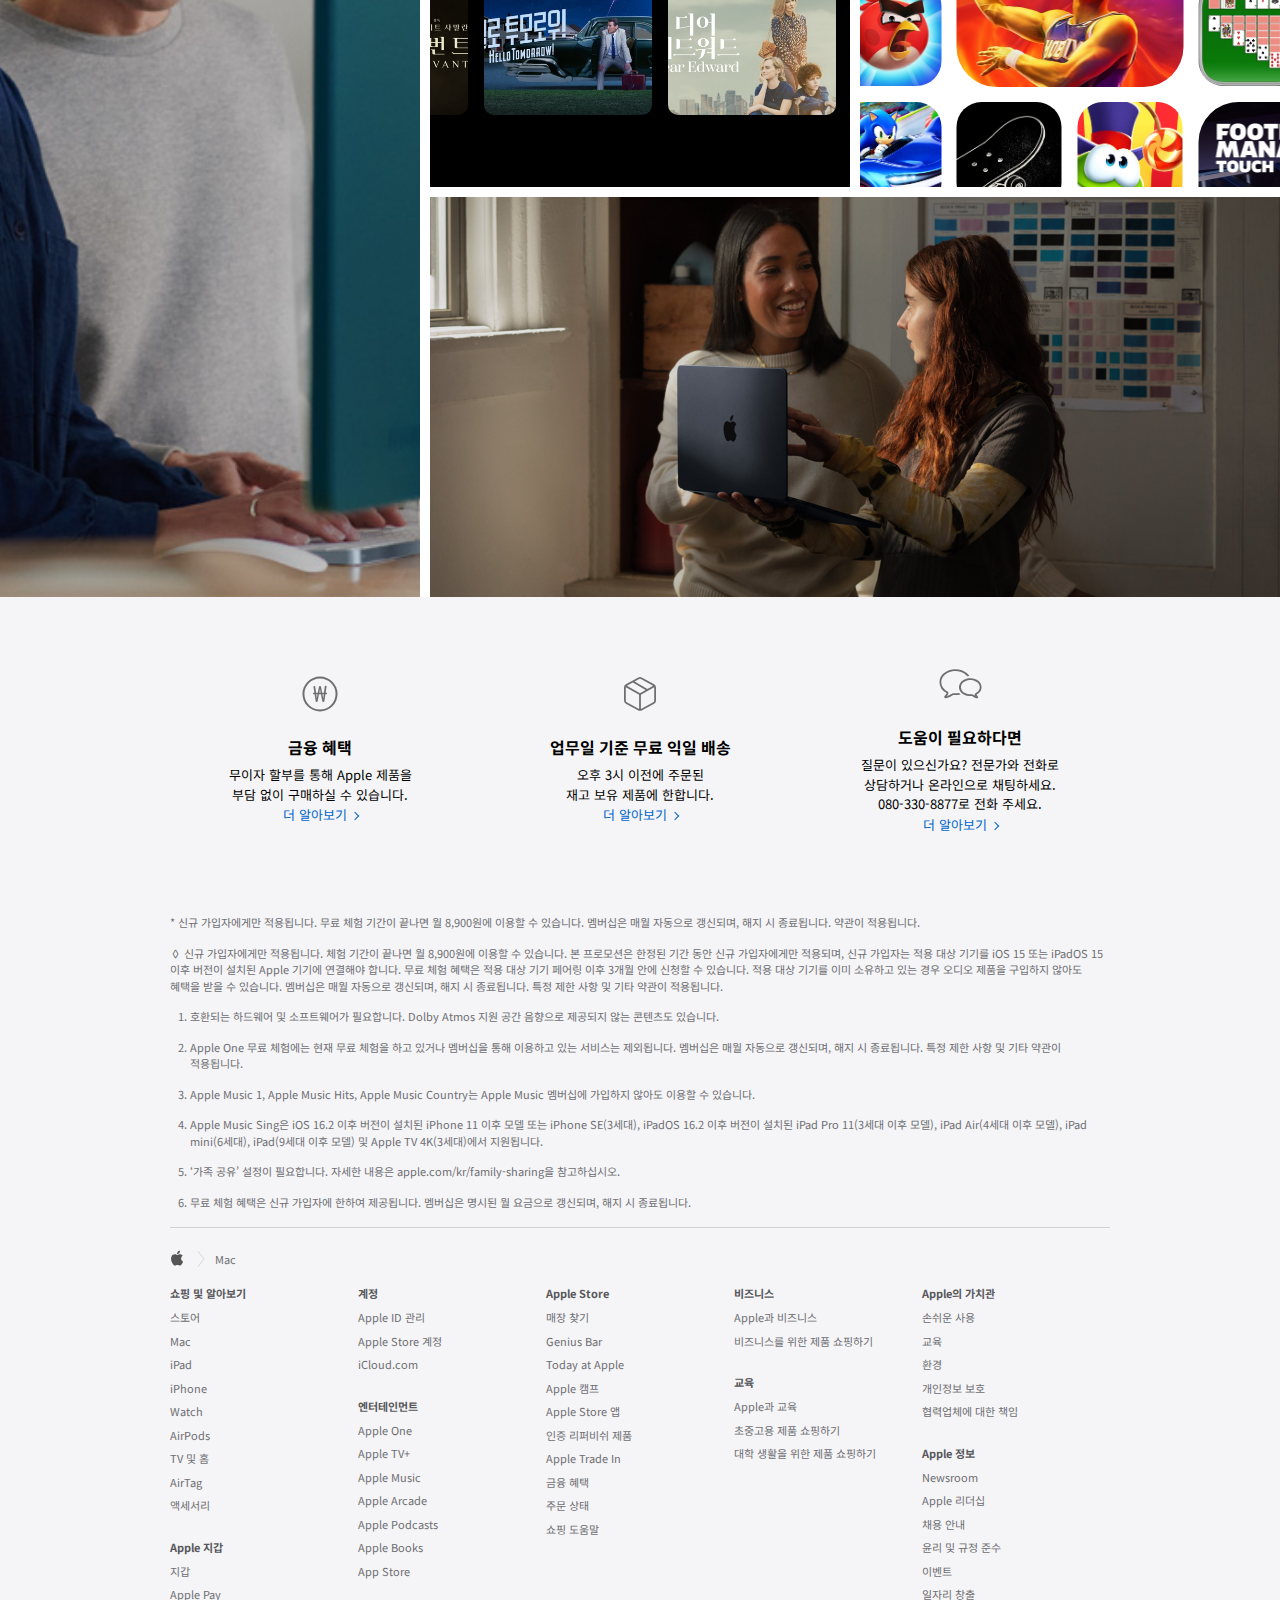
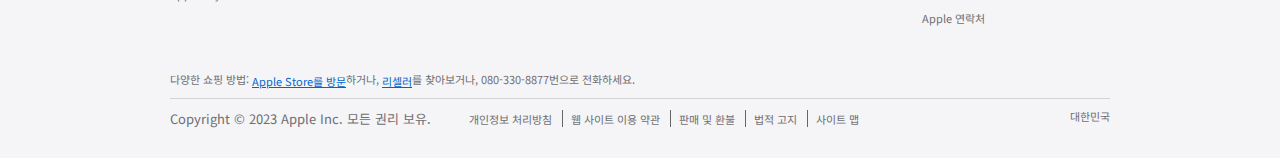
<file: sub01.html>
<!DOCTYPE html>
<html lang="ko">
  <head>
    <meta charset="UTF-8" />
    <meta http-equiv="X-UA-Compatible" content="IE=edge" />
    <meta name="viewport" content="width=device-width, initial-scale=1.0" />
    <!-- aos -->
    <link rel="stylesheet" href="https://unpkg.com/aos@2.3.1/dist/aos.css" />
    <script src="https://unpkg.com/aos@2.3.1/dist/aos.js"></script>
    <!-- css -->
    <link rel="stylesheet" href="./css/basic.css" />
    <link rel="stylesheet" href="./css/setting.css" />
    <link rel="stylesheet" href="./css/sub.css" />
    <!-- script -->
    <script defer src="./js/main.js"></script>
    <script defer src="./js/sub.js"></script>
    <title>Mac - Apple (KR)</title>
  </head>
  <body>
    <div id="wrap">
      <div class="header1">
        <ul class="header_ul">
          <h1>
            <a href="#"><img src="img/logo.png" alt="" /></a>
          </h1>
          <li><a href="#">스토어</a></li>
          <li><a href="#">Mac</a></li>
          <li><a href="#">iPad</a></li>
          <li><a href="#">iPhone</a></li>
          <li><a href="#">Watch</a></li>
          <li><a href="#">AirPods</a></li>
          <li><a href="#">TV 및 홈</a></li>
          <li><a href="#">엔터테이먼트</a></li>
          <li><a href="#">액세서리</a></li>
          <li><a href="#">고객지원</a></li>
          <li>
            <a href="#"><img src="img/icon.png" alt="" /></a>
          </li>
          <li>
            <a href="#"><img src="img/shopping.png" alt="" /></a>
          </li>
        </ul>
      </div>

      <!--header2에 마우스 올리면 나타나는 서브 메뉴-->
      <nav class="sub sub1">
        <div class="sub_container">
          <ul class="list">
            <li>
              <a href="#"><small>쇼핑하기</small></a>
            </li>
            <li>
              <a href="#"><b>최신 제품 쇼핑하기</b></a>
            </li>
            <li>
              <a href="#"><b>Mac</b></a>
            </li>
            <li>
              <a href="#"><b>iPad</b></a>
            </li>
            <li>
              <a href="#"><b>iPhone</b></a>
            </li>
            <li>
              <a href="#"><b>Apple Watch</b></a>
            </li>
            <li>
              <a href="#"><b>액세서리</b></a>
            </li>
          </ul>

          <ul class="list">
            <li>
              <a href="#"><small>빠른 링크</small></a>
            </li>
            <li><a href="#">매장 찾기</a></li>
            <li><a href="#">주문 상태</a></li>
            <li><a href="#">금융 혜택</a></li>
            <li><a href="#">Apple Trade In</a></li>
          </ul>

          <ul class="list">
            <li>
              <a href="#"><small>특별 할인 쇼핑하기</small></a>
            </li>
            <li><a href="#">인증 리퍼비쉬 제품</a></li>
            <li><a href="#">교육</a></li>
            <li><a href="#">비지니스</a></li>
          </ul>
        </div>
        <div class="bg-opacity"></div>
      </nav>

      <nav class="sub sub2">
        <div class="sub_container">
          <ul class="list">
            <li>
              <a href="#"><small>Mac 살펴보기</small></a>
            </li>
            <li>
              <a href="#"><b>MacBook Air</b></a>
            </li>
            <li>
              <a href="#"><b>MacBook Pro</b></a>
            </li>
            <li>
              <a href="#"><b>iMac</b></a>
            </li>
            <li>
              <a href="#"><b>Mac mini</b></a>
            </li>
            <li>
              <a href="#"><b>Mac Studio</b></a>
            </li>
            <li>
              <a href="#"><b>Mac Pro</b></a>
            </li>
            <li>
              <a href="#"><b>디스플레이</b></a>
            </li>
            <li>
              <a href="#">Mac 비교하기</a>
            </li>
            <li>
              <a href="#">Mac은 뭐든 척척</a>
            </li>
            <li>
              <a href="#">Mac 모두 살펴보기</a>
            </li>
          </ul>

          <ul class="list">
            <li>
              <a href="#"><small>Mac 쇼핑하기</small></a>
            </li>
            <li><a href="#">Mac 쇼핑하기</a></li>
            <li><a href="#">Mac 액세서리</a></li>
            <li><a href="#">금융 혜택</a></li>
            <li><a href="#">Apple Trade In</a></li>
          </ul>

          <ul class="list">
            <li>
              <a href="#"><small>그 외 Mac 관련 항목</small></a>
            </li>
            <li><a href="#">Mac 지원</a></li>
            <li><a href="#">macOS Ventura</a></li>
            <li><a href="#">연속성</a></li>
            <li><a href="#">iCloud</a></li>
            <li><a href="#">Mac과 비지니스</a></li>
            <li><a href="#">교육</a></li>
          </ul>
        </div>
        <div class="bg-opacity"></div>
      </nav>

      <nav class="sub sub3">
        <div class="sub_container">
          <ul class="list">
            <li>
              <a href="#"><small>iPad 살펴보기</small></a>
            </li>
            <li>
              <a href="#"><b>iPad Pro</b></a>
            </li>
            <li>
              <a href="#"><b>iPad Air</b></a>
            </li>
            <li>
              <a href="#"><b>iPad</b></a>
            </li>
            <li>
              <a href="#"><b>iPad mini</b></a>
            </li>
            <li>
              <a href="#"><b>Apple Pencil</b></a>
            </li>
            <li>
              <a href="#"><b>키보드</b></a>
            </li>
            <li>
              <a href="#">iPad 비교하기</a>
            </li>
            <li>
              <a href="#">iPad를 선택하는 이유</a>
            </li>
            <li>
              <a href="#">iPad 모두 살펴보기</a>
            </li>
          </ul>

          <ul class="list">
            <li>
              <a href="#"><small>iPad 쇼핑하기</small></a>
            </li>
            <li>
              <a href="#">iPad 쇼핑하기</a>
            </li>
            <li>
              <a href="#">iPad 액세서리</a>
            </li>
            <li>
              <a href="#">금융 혜택</a>
            </li>
            <li>
              <a href="#">Apple Trade In</a>
            </li>
          </ul>

          <ul class="list">
            <li>
              <a href="#"><small>그 외 iPad 관련 항목</small></a>
            </li>
            <li>
              <a href="#">iPad 지원</a>
            </li>
            <li>
              <a href="#">iPadOS 16</a>
            </li>
            <li>
              <a href="#">iCloud</a>
            </li>

            <li>
              <a href="#">교육</a>
            </li>
          </ul>
        </div>
        <div class="bg-opacity"></div>
      </nav>

      <nav class="sub sub4">
        <div class="sub_container">
          <ul class="list">
            <li>
              <a href="#"><small>iPhone 살펴보기</small></a>
            </li>
            <li>
              <a href="#"><b>iPhone 14 Pro</b></a>
            </li>
            <li>
              <a href="#"><b>iPhone 14</b></a>
            </li>
            <li>
              <a href="#"><b>iPhone 13</b></a>
            </li>
            <li>
              <a href="#"><b>iPhone 12</b></a>
            </li>
            <li>
              <a href="#"><b>iPhone SE</b></a>
            </li>
            <li>
              <a href="#">iPhone 비교하기</a>
            </li>
            <li>
              <a href="#">iPhone으로 갈아타기</a>
            </li>
            <li>
              <a href="#">iPhone 모두 살펴보기</a>
            </li>
          </ul>

          <ul class="list">
            <li>
              <a href="#"><small>iPhone 쇼핑하기</small></a>
            </li>
            <li>
              <a href="#">iPhone 쇼핑하기</a>
            </li>
            <li>
              <a href="#">iPhone 액세서리</a>
            </li>
            <li>
              <a href="#">Apple Trade In</a>
            </li>
            <li>
              <a href="#">금융 혜택</a>
            </li>
          </ul>

          <ul class="list">
            <li>
              <a href="#"><small>그 외 iPhone 관련 항목</small></a>
            </li>
            <li>
              <a href="#">iphone 지원</a>
            </li>
            <li>
              <a href="#">iOS 16</a>
            </li>
            <li>
              <a href="#">iPhone의 개인정보 보호</a>
            </li>
            <li>
              <a href="#">iCloud</a>
            </li>
            <li>
              <a href="#">Apple 지갑, Apple Pay</a>
            </li>
            <li>
              <a href="#">Siri</a>
            </li>
          </ul>
        </div>
        <div class="bg-opacity"></div>
      </nav>

      <nav class="sub sub5">
        <div class="sub_container">
          <ul class="list">
            <li>
              <a href="#"><small>Watch 살펴보기</small></a>
            </li>
            <li>
              <a href="#"><b>Apple Watch Ultra</b></a>
            </li>
            <li>
              <a href="#"><b>Apple Watch Series 8</b></a>
            </li>
            <li>
              <a href="#"><b>Apple Watch SE</b></a>
            </li>
            <li>
              <a href="#"><b>Apple Watch Nike</b></a>
            </li>
            <li>
              <a href="#"><b>Apple Watch Hermes</b></a>
            </li>
            <li>
              <a href="#">Watch 비교하기</a>
            </li>
            <li>
              <a href="#">Apple Watch를 선택하는 이유</a>
            </li>
            <li>
              <a href="#">Apple Watch 모두 살펴보기</a>
            </li>
          </ul>

          <ul class="list">
            <li>
              <a href="#"><small>Watch 쇼핑하기</small></a>
            </li>
            <li>
              <a href="#">Apple Watch 쇼핑하기</a>
            </li>
            <li>
              <a href="#">Apple Watch Studio</a>
            </li>
            <li>
              <a href="#">Apple Watch 밴드</a>
            </li>
            <li>
              <a href="#">Apple Watch 액세서리</a>
            </li>
            <li>
              <a href="#">금융 혜택</a>
            </li>
            <li>
              <a href="#">Apple Trade in</a>
            </li>
          </ul>

          <ul class="list">
            <li>
              <a href="#"><small>그 외 Watch 관련 항목</small></a>
            </li>
            <li>
              <a href="#">Apple Watch 지원</a>
            </li>
            <li>
              <a href="#">WatchOS 9</a>
            </li>
          </ul>
        </div>
        <div class="bg-opacity"></div>
      </nav>

      <nav class="sub sub6">
        <div class="sub_container">
          <ul class="list">
            <li>
              <a href="#"><small>AirPods 살펴보기</small></a>
            </li>
            <li>
              <a href="#"><b>AirPods 2세대</b></a>
            </li>
            <li>
              <a href="#"><b>AirPods 3세대</b></a>
            </li>
            <li>
              <a href="#"><b>AirPods Pro 2세대</b></a>
            </li>
            <li>
              <a href="#"><b>AirPods Max</b></a>
            </li>
            <li>
              <a href="#">AirPods 비교하기</a>
            </li>
            <li>
              <a href="#">AirPods 모두 살펴보기</a>
            </li>
          </ul>

          <ul class="list">
            <li>
              <a href="#"><small>AirPods 쇼핑하기</small></a>
            </li>
            <li>
              <a href="#">AirPods 쇼핑하기</a>
            </li>
            <li>
              <a href="#">AirPods 액세서리</a>
            </li>
          </ul>

          <ul class="list">
            <li>
              <a href="#"><small>그 외 AirPods 관련 항목</small></a>
            </li>
            <li>
              <a href="#">AirPods 지원</a>
            </li>
            <li>
              <a href="#">Apple Music</a>
            </li>
          </ul>
        </div>
        <div class="bg-opacity"></div>
      </nav>

      <nav class="sub sub7">
        <div class="sub_container">
          <ul class="list">
            <li>
              <a href="#"><small>TV 및 홈 살펴보기</small></a>
            </li>
            <li>
              <a href="#"><b>Apple TV 4K</b></a>
            </li>
            <li>
              <a href="#"><b>TV 및 홈 살펴보기</b></a>
            </li>
          </ul>

          <ul class="list">
            <li>
              <a href="#"><small>TV 및 홈 쇼핑하기</small></a>
            </li>
            <li>
              <a href="#">Apple TV 4K 쇼핑하기</a>
            </li>
            <li>
              <a href="#">Siri Remote 쇼핑하기</a>
            </li>
            <li>
              <a href="#">TV 및 홈 액세서리</a>
            </li>
          </ul>

          <ul class="list">
            <li>
              <a href="#"><small>그 외 TV 및 홈 관련 항목</small></a>
            </li>
            <li>
              <a href="#">Apple TV 지원</a>
            </li>
            <li>
              <a href="#">Apple TV 앱</a>
            </li>
            <li>
              <a href="#">Apple TV +</a>
            </li>
            <li>
              <a href="#">홈 앱</a>
            </li>
            <li>
              <a href="#">Apple Music</a>
            </li>
            <li>
              <a href="#">Siri</a>
            </li>
            <li>
              <a href="#">AirPlay</a>
            </li>
          </ul>
        </div>
        <div class="bg-opacity"></div>
      </nav>

      <nav class="sub sub8">
        <div class="sub_container">
          <ul class="list">
            <li>
              <a href="#"><small>엔터테이먼트 살펴보기</small></a>
            </li>
            <li>
              <a href="#"><b>Apple One</b></a>
            </li>
            <li>
              <a href="#"><b>Apple TV+</b></a>
            </li>
            <li>
              <a href="#"><b>Apple Music</b></a>
            </li>
            <li>
              <a href="#"><b>Apple Arcade</b></a>
            </li>
            <li>
              <a href="#"><b>Apple Podcasts</b></a>
            </li>
            <li>
              <a href="#"><b>Apple Books</b></a>
            </li>
            <li>
              <a href="#"><b>App store</b></a>
            </li>
            <li>
              <a href="#">엔터테이먼트 살펴보기</a>
            </li>
          </ul>

          <ul class="list">
            <li>
              <a href="#"><small>Apple TV+ 지원</small></a>
            </li>
            <li>
              <a href="#">Apple Music 지원</a>
            </li>
          </ul>
        </div>
        <div class="bg-opacity"></div>
      </nav>

      <nav class="sub sub9">
        <div class="sub_container">
          <ul class="list">
            <li>
              <a href="#"><small>액세서리 쇼핑하기</small></a>
            </li>
            <li>
              <a href="#"><b>Mac</b></a>
            </li>
            <li>
              <a href="#"><b>iPad</b></a>
            </li>
            <li>
              <a href="#"><b>iPhone</b></a>
            </li>
            <li>
              <a href="#"><b>Apple Watch</b></a>
            </li>
            <li>
              <a href="#"><b>AirPods</b></a>
            </li>
            <li>
              <a href="#"><b>TV 및 홈</b></a>
            </li>
            <li>
              <a href="#"><b>액세서리 모두 쇼핑하기</b></a>
            </li>
          </ul>

          <ul class="list">
            <li>
              <a href="#"><small>액세서리 살펴보기</small></a>
            </li>
            <li>
              <a href="#">Apple 제작 정품</a>
            </li>
            <li>
              <a href="#">Beats by Dr.Dre</a>
            </li>
            <li>
              <a href="#">AirTag</a>
            </li>
          </ul>
        </div>
        <div class="bg-opacity"></div>
      </nav>

      <nav class="sub sub10">
        <div class="sub_container">
          <ul class="list">
            <li>
              <a href="#"><small>지원 상황 살펴보기</small></a>
            </li>
            <li>
              <a href="#"><b>iPhone</b></a>
            </li>
            <li>
              <a href="#"><b>Mac</b></a>
            </li>
            <li>
              <a href="#"><b>iPad</b></a>
            </li>
            <li>
              <a href="#"><b>Watch</b></a>
            </li>
            <li>
              <a href="#"><b>AirPods</b></a>
            </li>
            <li>
              <a href="#"><b>Music</b></a>
            </li>
            <li>
              <a href="#"><b>TV</b></a>
            </li>
            <li>
              <a href="#">지원 상황 살펴보기</a>
            </li>
          </ul>

          <ul class="list">
            <li>
              <a href="#"><small>도움받기</small></a>
            </li>
            <li>
              <a href="#">커뮤니티</a>
            </li>
            <li>
              <a href="#">보장 상태 확인하기</a>
            </li>
            <li>
              <a href="#">수리</a>
            </li>
            <li>
              <a href="#">문의하기</a>
            </li>
          </ul>

          <ul class="list">
            <li>
              <a href="#"><small>유용한 주제</small></a>
            </li>
            <li>
              <a href="#">AppleCare+ 구입하기</a>
            </li>
            <li>
              <a href="#">Apple ID 및 암호</a>
            </li>
            <li>
              <a href="#">청구 및 구독</a>
            </li>
            <li>
              <a href="#">나의 찾기</a>
            </li>
            <li>
              <a href="#">손쉬운 사용</a>
            </li>
          </ul>
        </div>
        <div class="bg-opacity"></div>
      </nav>

      <!-- 헤더2 -->
      <div class="header2">
        <ul>
          <li><a href="">Mac</a></li>
          <li>
            <!-- <div>
              <a href="#">1개월 무료체험하기</a>
            </div> -->
          </li>
        </ul>
      </div>

      <!-- contents START -->
      <div id="contents">
        <section id="content01">
          <div class="sub_inner">
            <h2>새롭게 선보이는 MacBook Pro 및 Mac mini.</h2>
          </div>
        </section>
        
        <section id="content02">
          <div class="content_wrap">
            <!-- s01 START -->
            <div class="s01">
              <div class="item">
                <div class="s01_img sub01">
                  <div class="fill">
                    
                  </div>
                </div>
              </div>
              <div class="item">
                <div class="s01_txt sub01">
                  <h2>
                    <p><span class="new">New</span></p>
                    <p>MacBook Pro</p>
                  </h2>
                  <p>실행의 힘. 창조의 힘. 한계를 넘어서는 힘.</p>
                  <p class="price">₩2,790,000부터</p>
                  <div class="sub_link">
                    <a href="#" class="blue_button">구입하기</a>
                    <a href="#">더 알아보기<span class="more"></span></a>
                  </div>
                </div>
              </div>
            </div>
            <!-- s01 END -->

            <!-- s02 START -->
            <div class="s02">
              <div class="item">
                <div class="s01_img sub02">
                  <div class="fill">
                    
                  </div>
                </div>
              </div>

              <div class="item">
                <div class="s01_txt">
                  <h2>
                    <p><span class="new">New</span></p>
                    <p>Mac mini</p>
                  </h2>
                  <p>더 야무지게. 더 빠릿하게.</p>
                  <p class="price">₩850,000부터</p>
                  <div class="sub_link">
                    <a href="#" class="blue_button">구입하기</a>
                    <a href="#">더 알아보기<span class="more"></span></a>
                  </div>
                </div>
              </div>

              <div class="item">
                <div class="svg_logo">

                </div>
              </div>
            </div>
          </div>
          <!-- s02 END -->

          <!-- s03 START -->
          <div class="s03">
            <div class="item">
              <div class="s01_txt">
                <h2>
                  <p><span>액세서리</span></p>
                  <p>
                    Mac 액세서리<br>
                    살펴보기
                  </p>
                </h2>
                <div class="sub_link">
                  <a href="#" class="blue_button">쇼핑하기</a>
                </div>
              </div>
            </div>

            <div class="item">
              <div class="s01_img sub03">
                <div class="fill">
                    
                </div>
              </div>
            </div>

            <div class="item">
              <div class="s01_txt trade">
                <h2>Mac을 더욱더 잘 활용하는 법</h2>
                <div class="one">
                  <img src="./img/sub/apple_one_logo__cj3a404ir8mu_large.jpg" alt="">
                  <p>
                    4가지 Apple 서비스를<br>
                    하나의 요금으로 부담 없이.
                  </p>
                  <div class="sub_link">
                    <a href="#">무료 체험하기<span class="more"></span></a>
                    <a href="#">더 알아보기<span class="more"></span></a>
                  </div>
                </div>
                <div class="trade_img" 
                data-aos="fade-up" 
                data-aos-easing="ease-out"
                data-aos-duration="1000">
                  <img src="./img/sub/bundle__gaazdu9x3jqu_large.jpg" alt="">
                </div>
              </div>
            </div>

            <div class="item">
              <div class="s01_img img2">
                <div class="fill">
                  
                </div>
              </div>
            </div>

            <div class="item">
              <div class="s01_txt bundle">
                <h2>
                  <p><span>Apple Trade In</span></p>
                  <p>
                    새 Mac 구매 시 사용할 수<br> 있는 크레딧을 받는 법.
                  </p>
                </h2>
                <p class="explain">
                  보상 판매 대상 컴퓨터를 크레딧으로 교환해드리거나, 무상으로 재활용해드립니다. 기기의 가치를 최대한 활용하는 것, 당신은 물론 지구에게도 좋은 일이죠.
                </p>
                <div class="sub_link">
                  <a href="#">보상 판매 가격 알아보기<span class="more"></span></a>
                </div>
              </div>
            </div>
          </div>
          <!-- s03 END -->

          <!-- s04 START -->
          <div class="s04">
            <div class="item">
              <div class="promo_wrap">
                <div class="promo"
                data-aos="fade-up" 
                data-aos-easing="ease-out"
                data-aos-duration="1000">
                  <h2 class="title">Apple at Work</h2>
                  <h3 class="sub_title">비즈니스를 한 단계 더 도약시키는 막강한 힘.</h3>
                  
                  <ul>
                    <li>
                      <a href="#">
                      Apple at Work에 대해 알아보기
                      <span class="more"></span>
                      </a>
                    </li>
                    <li>
                      <a href="#">
                        Mac이 진정한 업무용 컴퓨터인 이유 보기
                        <span class="more"></span>
                      </a>
                    </li>
                  </ul>
                </div>
              </div>
            </div>

            <div class="item">
              <div class="s04_appletv">
                <div class="tv_txt">
                  <img src="./img/sub/apple_tv_plus_logo__kjr1fpjocgqe_large.png" alt="">
                  <p>
                    Mac을 구입하면<br>
                    Apple TV+가 3개월 무료.
                  </p>

                  <div class="sub_link">
                    <a href="#">무료 체험하기<span class="more"></span></a>
                    <a href="#">더 알아보기<span class="more"></span></a>
                  </div>
                </div>

                <div class="tv_slide_wrap">
                  <div class="tv_slides">
                    <ul>
                      <li style="background-image: url(./img/sub/slide1.jpg);"></li>
                      <li style="background-image: url(./img/sub/slide2.jpg);"></li>
                      <li style="background-image: url(./img/sub/slide3.jpg);"></li>
                      <li style="background-image: url(./img/sub/slide4.jpg);"></li>
                      <li style="background-image: url(./img/sub/slide5.jpg);"></li>
                      <li style="background-image: url(./img/sub/slide6.jpg);"></li>
                      <li style="background-image: url(./img/sub/slide7.jpg);"></li>
                      <li style="background-image: url(./img/sub/slide8.jpg);"></li>
                      <li style="background-image: url(./img/sub/slide9.jpg);"></li>
                      <li style="background-image: url(./img/sub/slide10.jpg);"></li>
                      <li style="background-image: url(./img/sub/slide11.jpg);"></li>
                      <li style="background-image: url(./img/sub/slide12.jpg);"></li>
                      <li style="background-image: url(./img/sub/slide13.jpg);"></li>
                      <li style="background-image: url(./img/sub/slide14.jpg);"></li>
                      <li style="background-image: url(./img/sub/slide15.jpg);"></li>
                      <li style="background-image: url(./img/sub/slide16.jpg);"></li>
                      <li style="background-image: url(./img/sub/slide17.jpg);"></li>
                      <li style="background-image: url(./img/sub/slide18.jpg);"></li>
                      <li style="background-image: url(./img/sub/slide19.jpg);"></li>
                      <li style="background-image: url(./img/sub/slide20.jpg);"></li>
                      <li style="background-image: url(./img/sub/slide21.jpg);"></li>
                    </ul>
                  </div>
                  <div class="tv_slides">
                    <ul>
                      <li style="background-image: url(./img/sub/slide22.jpg);"></li>
                      <li style="background-image: url(./img/sub/slide23.jpg);"></li>
                      <li style="background-image: url(./img/sub/slide24.jpg);"></li>
                      <li style="background-image: url(./img/sub/slide25.jpg);"></li>
                      <li style="background-image: url(./img/sub/slide26.jpg);"></li>
                      <li style="background-image: url(./img/sub/slide27.jpg);"></li>
                      <li style="background-image: url(./img/sub/slide28.jpg);"></li>
                      <li style="background-image: url(./img/sub/slide29.jpg);"></li>
                      <li style="background-image: url(./img/sub/slide30.jpg);"></li>
                      <li style="background-image: url(./img/sub/slide31.jpg);"></li>
                      <li style="background-image: url(./img/sub/slide32.jpg);"></li>
                      <li style="background-image: url(./img/sub/slide33.jpg);"></li>
                      <li style="background-image: url(./img/sub/slide34.jpg);"></li>
                      <li style="background-image: url(./img/sub/slide35.jpg);"></li>
                      <li style="background-image: url(./img/sub/slide36.jpg);"></li>
                      <li style="background-image: url(./img/sub/slide37.jpg);"></li>
                      <li style="background-image: url(./img/sub/slide38.jpg);"></li>
                      <li style="background-image: url(./img/sub/slide39.jpg);"></li>
                      <li style="background-image: url(./img/sub/slide40.jpg);"></li>
                      <li style="background-image: url(./img/sub/slide41.jpg);"></li>
                      <li style="background-image: url(./img/sub/slide42.jpg);"></li>
                    </ul>
                  </div>
                </div>
              </div>
            </div>

            <div class="item">
              <div class="s04_arcade">
                <div class="arcade_txt">
                  <img src="./img/sub/logo_apple_arcade__mvq317ljfkqe_large.png" alt="">
                  <p>
                    Mac을 구입하면<br>
                    Apple Arcade가 3개월 무료.
                  </p>

                  <div class="sub_link">
                    <a href="#">무료 체험하기<span class="more"></span></a>
                    <a href="#">더 알아보기<span class="more"></span></a>
                  </div>
                </div>

                <div class="arcade_games_wrap">
                  <div class="arcade_games">
                    <div class="game"></div>
                    <div class="game"></div>
                    <div class="game"></div>
                    <div class="game"></div>
                    <div class="game"></div>
                    <div class="game"></div>
                    <div class="game"></div>
                    <div class="game"></div>
                    <div class="game"></div>
                    <div class="game"></div>
                    <div class="game"></div>
                    <div class="game"></div>
                    <div class="game"></div>
                    <div class="game"></div>
                    <div class="game"></div>
                    <div class="game"></div>
                  </div>
                </div>
              </div>
            </div>

            <div class="item">
              <div class="edu_wrap">
                <div class="edu"
                data-aos="fade-up" 
                data-aos-easing="ease-out"
                data-aos-duration="1000">
                  <h2 class="title">Apple과 교육</h2>
                  <h3 class="sub_title">더 나은 세상을 만들 수 있는 힘을 교육자와 학생들에게.</h3>
                  <a href="#">
                    Apple과 교육에 대해 알아보기
                    <span class="more"></span>
                  </a>
                </div>
              </div>
            </div>
          </div>
          <!-- s04 END -->

          <div class="s05">
            <div class="sub_inner">
              <div class="s05_wrap">
                <div class="finance">
                  <a href="#">
                    <figure></figure>
                    <h3>금융 혜택</h3>
                    <p>
                      무이자 할부를 통해 Apple 제품을<br>
                      부담 없이 구매하실 수 있습니다.
                    </p>
                    <span class="more">더 알아보기</span>
                  </a>
                </div>

                <div class="shipping">
                  <a href="#">
                    <figure></figure>
                    <h3>업무일 기준 무료 익일 배송</h3>
                    <p>
                      오후 3시 이전에 주문된<br>
                      재고 보유 제품에 한합니다.
                    </p>
                    <span class="more">더 알아보기</span>
                  </a>
                  </a>
                </div>

                <div class="help">
                  <a href="#">
                    <figure></figure>
                    <h3>도움이 필요하다면</h3>
                    <p>
                      질문이 있으신가요? 전문가와 전화로<br> 상담하거나 온라인으로 채팅하세요.<br>
                      080-330-8877로 전화 주세요.
                    </p>
                    <span class="more">더 알아보기</span>
                  </a>
                  </a>
                </div>
              </div>
            </div>
          </div>
        </section>
      </div>
      <!-- contents END -->
      
      <footer id="footer">
        <div class="inner">
          <section class="footer_notice">
            <p>
              * 신규 가입자에게만 적용됩니다. 무료 체험 기간이 끝나면 월 8,900원에 이용할 수 있습니다. 멤버십은 매월 자동으로 갱신되며, 해지 시 종료됩니다.
              약관이 적용됩니다.
            </p>
            <p>
              ◊ 신규 가입자에게만 적용됩니다. 체험 기간이 끝나면 월 8,900원에 이용할 수 있습니다. 본 프로모션은 한정된 기간 동안 신규 가입자에게만 적용되며,
              신규 가입자는 적용 대상 기기를 iOS 15 또는 iPadOS 15 이후 버전이 설치된 Apple 기기에 연결해야 합니다. 무료 체험 혜택은 적용 대상 기기 페어링 이후
              3개월 안에 신청할 수 있습니다. 적용 대상 기기를 이미 소유하고 있는 경우 오디오 제품을 구입하지 않아도 혜택을 받을 수 있습니다. 멤버십은 매월
              자동으로 갱신되며, 해지 시 종료됩니다. 특정 제한 사항 및 기타 약관이 적용됩니다.
            </p>
            <ol>
              <li>호환되는 하드웨어 및 소프트웨어가 필요합니다. Dolby Atmos 지원 공간 음향으로 제공되지 않는 콘텐츠도 있습니다.</li>
              <li>
                Apple One 무료 체험에는 현재 무료 체험을 하고 있거나 멤버십을 통해 이용하고 있는 서비스는 제외됩니다. 멤버십은 매월 자동으로 갱신되며, 해지 시
                종료됩니다. 특정 제한 사항 및 기타 약관이 적용됩니다.
              </li>
              <li>Apple Music 1, Apple Music Hits, Apple Music Country는 Apple Music 멤버십에 가입하지 않아도 이용할 수 있습니다.</li>
              <li>
                Apple Music Sing은 iOS 16.2 이후 버전이 설치된 iPhone 11 이후 모델 또는 iPhone SE(3세대), iPadOS 16.2 이후 버전이 설치된 iPad Pro 11(3세대 이후
                모델), iPad Air(4세대 이후 모델), iPad mini(6세대), iPad(9세대 이후 모델) 및 Apple TV 4K(3세대)에서 지원됩니다.
              </li>
              <li>‘가족 공유’ 설정이 필요합니다. 자세한 내용은 apple.com/kr/family-sharing을 참고하십시오.</li>
              <li>무료 체험 혜택은 신규 가입자에 한하여 제공됩니다. 멤버십은 명시된 월 요금으로 갱신되며, 해지 시 종료됩니다.</li>
            </ol>
          </section>

          <div class="nav">
            <ul>
              <li class="footer_logo"><a href="#">logo</a></li>
              <li><a href="#">Mac</a></li>
            </ul>
          </div>

          <div class="footer_list_wrap">
            <div class="footer_list">
              <div class="footer_list_top">
                <h3>쇼핑 및 알아보기</h3>
                <ul>
                  <li><a href="#">스토어</a></li>
                  <li><a href="#">Mac</a></li>
                  <li><a href="#">iPad</a></li>
                  <li><a href="#">iPhone</a></li>
                  <li><a href="#">Watch</a></li>
                  <li><a href="#">AirPods</a></li>
                  <li><a href="#">TV 및 홈</a></li>
                  <li><a href="#">AirTag</a></li>
                  <li><a href="#">액세서리</a></li>
                </ul>
              </div>
              <div class="footer_list_bottom">
                <h3>Apple 지갑</h3>
                <ul>
                  <li><a href="#">지갑</a></li>
                  <li><a href="#">Apple Pay</a></li>
                </ul>
              </div>
            </div>

            <div class="footer_list">
              <div class="footer_list_top">
                <h3>계정</h3>
                <ul>
                  <li><a href="#">Apple ID 관리</a></li>
                  <li><a href="#">Apple Store 계정</a></li>
                  <li><a href="#">iCloud.com</a></li>
                </ul>
              </div>
              <div class="footer_list_bottom">
                <h3>엔터테인먼트</h3>
                <ul>
                  <li><a href="#">Apple One</a></li>
                  <li><a href="#">Apple TV+</a></li>
                  <li><a href="#">Apple Music</a></li>
                  <li><a href="#">Apple Arcade</a></li>
                  <li><a href="#">Apple Podcasts</a></li>
                  <li><a href="#">Apple Books</a></li>
                  <li><a href="#">App Store</a></li>
                </ul>
              </div>
            </div>

            <div class="footer_list">
              <h3>Apple Store</h3>
              <ul>
                <li><a href="#">매장 찾기</a></li>
                <li><a href="#">Genius Bar</a></li>
                <li><a href="#">Today at Apple</a></li>
                <li><a href="#">Apple 캠프</a></li>
                <li><a href="#">Apple Store 앱</a></li>
                <li><a href="#">인증 리퍼비쉬 제품</a></li>
                <li><a href="#">Apple Trade In</a></li>
                <li><a href="#">금융 혜택</a></li>
                <li><a href="#">주문 상태</a></li>
                <li><a href="#">쇼핑 도움말</a></li>
              </ul>
            </div>

            <div class="footer_list">
              <div class="footer_list_top">
                <h3>비즈니스</h3>
                <ul>
                  <li><a href="#">Apple과 비즈니스</a></li>
                  <li><a href="#">비즈니스를 위한 제품 쇼핑하기</a></li>
                </ul>
              </div>
              <div class="footer_list_bottom">
                <h3>교육</h3>
                <ul>
                  <li><a href="#">Apple과 교육</a></li>
                  <li><a href="#">초중고용 제품 쇼핑하기</a></li>
                  <li><a href="#">대학 생활을 위한 제품 쇼핑하기</a></li>
                </ul>
              </div>
            </div>

            <div class="footer_list">
              <div class="footer_list_top">
                <h3>Apple의 가치관</h3>
                <ul>
                  <li><a href="#">손쉬운 사용</a></li>
                  <li><a href="#">교육</a></li>
                  <li><a href="#">환경</a></li>
                  <li><a href="#">개인정보 보호</a></li>
                  <li><a href="#">협력업체에 대한 책임</a></li>
                </ul>
              </div>
              <div class="footer_list_bottom">
                <h3>Apple 정보</h3>
                <ul>
                  <li><a href="#">Newsroom</a></li>
                  <li><a href="#">Apple 리더십</a></li>
                  <li><a href="#">채용 안내</a></li>
                  <li><a href="#">윤리 및 규정 준수</a></li>
                  <li><a href="#">이벤트</a></li>
                  <li><a href="#">일자리 창출</a></li>
                  <li><a href="#">Apple 연락처</a></li>
                </ul>
              </div>
            </div>
          </div>

          <div class="footer_bottom">
            <div class="footer_shopping">
              다양한 쇼핑 방법: <a href="#">Apple Store를 방문</a>하거나, <a href="#">리셀러</a>를 찾아보거나, 080-330-8877번으로 전화하세요.
            </div>

            <div class="footer_locale">
              <a href="#">대한민국</a>
            </div>

            <div class="footer_copy">
              <span>Copyright &copy; 2023 Apple Inc. 모든 권리 보유.</span>
              <ul>
                <li><a href="#">개인정보 처리방침</a></li>
                <li><a href="#">웹 사이트 이용 약관</a></li>
                <li><a href="#">판매 및 환불</a></li>
                <li><a href="#">법적 고지</a></li>
                <li><a href="#">사이트 맵</a></li>
              </ul>
            </div>
          </div>
        </div>
        <div class="top-btn">
          <img src="img/logo.png" alt="" />
        </div>
      </footer>
    </div>

    <script>
      AOS.init({
        easing: "ease-out-back",
        duration: 1000,
      });
    </script>
    
  </body>
</html>
</file>
<file: css/basic.css>
/* basic.css */
@charset "UTF-8";

@import url("https://fonts.googleapis.com/css2?family=Noto+Sans+KR:wght@100;300;400;500;700;900&display=swap");

/* body hidden */
.hidden {height:100%; min-height:100%; overflow:hidden !important; touch-action:none;}

/*top button*/

.top-btn {
  cursor: pointer;
  width: 60px;
  height: 60px;
  border-radius: 50%;
  text-align: center;
  background-color: white;
  position: fixed;
  bottom: 5em;
  right: 5em;
  box-shadow: 5px 5px 2px 1px rgba(0, 0, 0, 0.2);
  visibility: hidden;
  opacity: 0;
  transition: 1s;
}

.top_btn_show {
  visibility: visible;
  opacity: 1;
}

.top-btn img {
  width: 20px;
  height: 20px;
  display: block;
  margin: 18px auto;
}

/*프로그레스 바*/
.progress_bar_wrap {
  width: 100%;
  height: 5px;
  background-color: #efefef;
  margin-bottom: 30px;
  position: fixed;
  top: 0;
  left: 0;
  z-index: 999;
}

.progress_bar {
  width: 0;
  height: 5px;
  background-color: black;
}

/*header1의 sub 메뉴*/
.sub {
  width: 100%;
  height: 0;
  position: absolute;
  background-color: white;
  overflow: hidden;
  transition: 0.5s;
}

.sub.on {
  height: 50vh;
  z-index: 100;
}

.gnb_black {
  height: 60px;
  background: #fff;
}
.gnb_black.on {
  height: 50vh;
}

.sub_container {
  width: 998px;
  margin: auto;
  display: flex;
  background-color: white;
}

.list li {
  padding-top: 10px;
  padding-bottom: 10px;
  white-space: nowrap;
}

.sub_container ul {
  margin: 0;
  margin-right: 1.2em;
}

.list li {
  text-align: start;
}

.list li a small {
  font-size: 0.6em;
}
.list li a b {
  font-size: 1.5em;
}

.sub_container ul {
  display: flex;
  flex-direction: column;
}

body {
  font-family: "Noto Sans KR", "맑은 고딕";
}
#wrap {
  max-width: 1903px;
}
.flex_center {
  display: flex;
  justify-content: center;
  align-items: center;
}
.inner {
  max-width: 980px;
  margin: 0 auto;
  padding: 0 20px;
}
.music_logo {
  width: 60px;
  height: 60px;
}
.more::after {
  display: inline-block;
  content: "";
  width: 5px;
  height: 5px;
  border-top: 1px solid #06c;
  border-right: 1px solid #06c;
  transform: rotate(45deg);
}

/* header1 */
.m_header {display: none;}

.header1 {
  margin: 0 auto;

  width: 100%;
  text-align: center;

  background: #fff;
}

.header1 img {
  width: 25px;
  height: 25px;
}

.header1 ul {
  display: flex;
  justify-content: space-between;
  width: 998px;
  height: 44px;

  margin: auto;
  font-size: 12px;
  padding-top: 6px;
}

.header1 ul li {
  padding-top: 7px;
  color: black;
}
.header1 ul a {
  color: black;
}

/* header2 */
.header2 {
  margin-top: 15px;
  height: 38px;
}
.header2 ul {
  display: flex;
  justify-content: space-between;
  width: 980px;
  margin: auto;
}
.header2 div {
  width: 115px;
  height: 24px;
  font-size: 11px;
  text-align: center;
  padding-top: 4px;
  border-radius: 30px;
  background-color: #fa243c;
  color: white;
}
.header2 div a {
  color: white;
}

/* header3 */
.header3 {
  height: 54px;
  background: #f5f5f7;
  text-align: center;
  font-size: 14px;
  padding-top: 18px;
}

.header3 span {
}

/* music icon */
.music_icon {
  width: 80%;
  height: 126px;

  margin: auto;
  margin-top: 80px;
  text-align: center;

  animation: dropshadow 0.5s ease-in forwards;
}

.music_icon img {
  width: 494px;
  height: 494px;
  transition: all 2s 0.3s;
}

.music_icon div {
  margin-top: 15px;
}

.content_wrap {
}
.section1 {
  width: 100%;
  height: 1264px;
  opacity: 0;
  transition: opacity 2s;
}
/* headline */
.headline_wrap {
  opacity: 0;
  transform: translateY(200px);
  transition: 2s 0.5s;
}
.head_line {
  /* margin-top: 30px; */
}
.head_line h2 {
  font-size: 70px;
  font-weight: bold;
  text-align: center;
}
.head_line_button {
  width: 193px;
  height: 56px;
  border-radius: 30px;
  background: #fa243c;
  margin: 0 auto;
  margin-top: 30px;
}
.head_line_button p {
  text-align: center;
  padding-top: 20px;
  color: white;
  font-weight: 600;
}

/* devices */

.devices {
  width: 1550px;
  height: 700px;
  margin: 0 auto;
  margin-top: 60px;
  display: flex;
  justify-content: space-between;
}
.devices ul {
  width: 33.33%;
  position: relative;
}
.devices ul.tr {
  transform: translateY(50px);
  transition: 0.3s;
}

/* @keyframes tra {
  0% { transform: translateY(50px); }
  100% { transform: translateY(0); }
} */

.de_back {
  position: absolute;
  top: 0;
  left: 5px;
}
.de_main {
  position: absolute;
  left: 15px;
  top: 10px;
}
.de_img {
  position: absolute;
  border-radius: 30px;
  left: 20px;
  top: 12px;
}
.de_img img {
  border-radius: 30px;
}

/*section2*/
.section2 {
  width: 100%;
  height: 2469px;
  text-align: center;
}
.section2 video {
  transition: all 1s;
  width: 100%;
  top: 0;
  position: sticky;
}
.section2 video.active {
  width: 90%;
  padding-top: 59px;
  padding-bottom: 59px;
  border-radius: 50px;
}

/*section3*/
.section3 {
  height: 650px;
}
.section3_content {
  width: 1000px;
  height: 368px;
  margin: 0 auto;
  margin-top: 160px;
}

.section3_content ul {
  display: flex;
  justify-content: space-between;
}
.section3_content ul li {
  width: 280px;
  height: 273px;
}
.section3_content ul li > div {
}

.section3_content ul li div h2 {
  font-size: 25px;
}
.section3_content ul li div h3 {
  font-size: 35px;
  padding-top: 20px;
  font-weight: bold;
}
.section3_content ul li div p {
  font-size: 15px;
  padding-top: 30px;
  line-height: 25px;
}
.section3_content p {
  color: gray;
}

.content3_button1 {
  width: 150px;
  height: 40px;
  background: #fa243c;
  text-align: center;
  border-radius: 20px;
  line-height: 30px;
  margin-top: 71px;
  margin-left: 15px;
}

.content3_button3 {
  width: 230px;
  height: 40px;
  background: #fa243c;
  border-radius: 20px;
  margin-top: 45px;
  text-align: center;
  line-height: 30px;
}

.section3_content ul li div span a {
  color: white;
  font-size: 16px;
}
.section3_content ul li div span a:hover {
  color: rgba(255, 255, 255, 40%);
}
.section3_content ul li:last-child p > a {
  color: #2d6cad;
}
.content3_cpi {
  text-align: center;
  line-height: 140px;
  font-size: 17px;

  font-weight: bold;
}
.content3_cpi a {
  color: #2d6cad;
}
.content3_cpi a:hover {
  text-decoration: underline;
}

/*section4*/
.section4 {
  height: 3775px;
  background: #f5f5f7;
  text-align: center;
  margin: 0 auto;
}
.section4 img {
  border-radius: 25px;
}

.section4 h1 {
  font-size: 64px;
  padding-top: 150px;
  font-weight: bold;
  line-height: 75px;
}

.section4_01 {
  width: 820px;
  height: 516px;
  margin: 0 auto;
  margin-top: 70px;
  position: relative;
}
.section4_01 div {
  position: absolute;
  right: 50px;
  top: 150px;
  text-align: start;
  color: white;
}
.section4_01 div h2 {
  font-size: 18px;
  line-height: 25px;
  font-weight: bold;
}
.section4_01 div p {
  font-size: 16px;
  padding-top: 25px;
  line-height: 25px;
  color: rgba(245, 245, 247, 80%);
}

.section4_02 {
  margin-top: 40px;
}
.section4_02 ul {
  width: 820px;
  height: 606px;
  margin: 0 auto;
  display: flex;
  justify-content: space-between;
}

.section4_02 li {
  background: white;
  border-radius: 25px;
}
.section4_02 .section4_02_txt {
  width: 330px;
  height: 90px;
  margin: 0 auto;
  text-align: start;
  margin-top: 40px;
}
.section4_02 .section4_02_txt h3 {
  font-size: 17px;
}
.section4_02 .section4_02_txt p {
  font-size: 16px;
  padding-top: 15px;
  line-height: 20px;
}
.section4_02 .section4_02_img {
  margin-top: 125px;
}

.section4_03 h3 {
  padding-bottom: 15px;
}
.section4_03_img {
  border-radius: 25px;
  background: white;
  width: 820px;
  height: 460px;
  margin: 0 auto;
  margin-top: 40px;
  position: relative;
}
.section4_03_img img {
  float: left;
}

.section4_03_img > div {
  position: absolute;
  top: 160px;
  right: 50px;
  text-align: start;
}

.section4_04 {
  margin-top: 40px;
}
.section4_04 h3 {
  padding-bottom: 15px;
}
.section4_04_img {
  width: 820px;
  height: 460px;
  position: relative;
  margin: 0 auto;
}
.section4_04_img div {
  position: absolute;
  color: white;
  top: 145px;
  left: 50px;
  text-align: start;
}

/* margin-top 40px */
.section4_05 {
}
.section4_05 ul {
  width: 820px;
  height: 606px;
  margin: 0 auto;
  display: flex;
  justify-content: space-between;
}

.section4_05 {
  margin-top: 40px;
}

.section4_05 li {
  height: 560px;
  width: 400px;
  background: white;
  border-radius: 25px;
}

.section4_05_txt {
  padding-top: 28px;
  width: 320px;
  height: 105px;
  margin: 0 auto;
  text-align: start;
}

.section4_05_txt h3 {
  line-height: 24px;
}
.section4_05_txt p {
  padding-top: 18px;
}

.section4_05_img {
  margin-top: 104px;
  height: 351px;
}

.section4_06_img {
  width: 800px;
  position: relative;
  margin: 0 auto;
}

.section4_06_img div {
  position: absolute;
  top: 150px;
  color: white;
  left: 50px;
  text-align: start;
}
.section4_06_img div h3 {
  line-height: 24px;
}
.section4_06_img div p:nth-of-type(2) {
  padding-top: 60px;
}

/* section5 */
.section5 {
  width: 100%;
  height: 1174px;
}
.section5 h2 {
  font-size: 55px;
  margin-top: 130px;
  text-align: center;
}

.section5_01 {
  width: 980px;
  height: 850px;
  margin: 0 auto;
  margin-top: 95px;
  text-align: center;
}
.section5_01 ul {
  display: flex;
  width: 980px;
  justify-content: center;
  flex-wrap: wrap;
}
.section5_01 li {
  width: 20%;
  height: 240px;
}

.section5_01 li h1 {
  font-size: 24px;
  padding-top: 30px;
}

.section5_01 li p {
  padding-top: 30px;
  font-size: 15px;
  line-height: 20px;
}
.section5_01 li p a {
  color: #2d6cad;
  font-weight: bold;
}
.section5_01 li p a:hover {
  text-decoration: underline;
}

/* contents */
/* contents06 */
.content06 {
  padding: 150px 0;
  background: #f5f5f7;
  height: auto;
}
.content06 h2 {
  margin: 0 170px;
  font-size: 60px;
  font-weight: 800;
  text-align: center;
  margin-bottom: 50px;
}
.content06 h3 {
  text-align: center;
  font-size: 20px;
  margin-bottom: 30px;
}
.content06 p {
  font-size: 12px;
  color: #515151;
  text-align: center;
}
.content06_price {
  padding-bottom: 50px;
}
.content06_price .music_logo {
  display: block;
  width: 85px;
  height: 85px;
  margin: 0 auto;
  margin-bottom: 30px;
}

.row_plan {
  display: flex;
  justify-content: center;
  align-items: flex-end;
}
.plan_list {
  flex-basis: 25%;
}
.plan_list p {
  font-size: 16px;
  font-weight: 600;
}
.plan_list a {
  display: block;
  width: 130px;
  line-height: 25px;
  background: #fa243c;
  border-radius: 30px;
  padding: 5px 10px;
  color: #fff;
  font-weight: 500;
  margin-top: 20px;
  margin-left: auto;
  margin-right: auto;
  text-align: center;
}
.plan_list:first-child {
  margin-left: 50%;
}

.content06_cards {
  margin-top: 100px;
}
/* .cards_container { 
  display: grid;
  grid-template-columns: 1fr 1fr;
  justify-items: stretch;
  grid-column-gap: 20px;
  column-gap: 20px;
  grid-row-gap: 30px;
  row-gap: 30px;
}
.box {
  background: #fff;
  border-radius: 20px;
} */
.cards_container {
  display: flex;
  justify-content: space-between;
}
.box {
  width: 49%;
  height: 650px;
  background: #fff;
  border-radius: 20px;

  padding-top: 60px;
  padding-left: 65px;
  padding-right: 65px;
}
.box .card_copy p {
  text-align: left;
  font-size: 32px;
  font-weight: 700;
  color: #000;
  word-break: keep-all;
  margin-bottom: 50px;
}
.card_copy .contents06_logo {
  margin-bottom: 10px;
}
.card_copy ul {
  margin-bottom: 50px;
}
.card_copy li {
  position: relative;
  display: inline-block;
  margin-right: 50px;
}
.card_copy li a {
  color: #06c;
}
.card_copy .more {
  position: absolute;
  top: 1px;
  margin-left: 5px;
}

/* content07 */
.content07 {
  padding: 140px 0;
  background: #fff;
}
.content07 h2 {
  font-size: 60px;
  font-weight: 800;
  text-align: center;
  margin-bottom: 50px;
}
.arcodian li {
  border-bottom: 1px solid #d2d2d7;
}
.arcodian button {
  display: flex;
  justify-content: space-between;
  align-items: center;

  width: 100%;
  text-align: left;
  padding: 30px 0;
  font-size: 22px;
  font-weight: bold;
  font-family: inherit;
  border: none;
  background: transparent;
  color: #1d1d1f;

  cursor: pointer;
}
.arcodian p {
  margin-bottom: 15px;
  line-height: 1.5;
  color: #1d1d1f;
}
.arcodian_icon::after {
  display: inline-block;
  content: "";
  width: 12px;
  height: 12px;
  border-top: 2px solid #58585c;
  border-right: 2px solid #58585c;
  transform: rotate(135deg);
}
.arcodian_text {
  height: 0;
  overflow: hidden;
  transition: 0.3s;
}
.arcodian_text.on {
  height: 200px;
}

/* content08 */
.content08 {
  padding: 150px 0 145px;
  background: #fafafa;
  text-align: center;
}
.content08 h2 {
  font-size: 40px;
  letter-spacing: -1px;
  line-height: 2;
  font-weight: bold;
}
.with_applemusic {
  max-width: 60%;
  margin: auto;
}
.with_applemusic p {
  margin-top: 10px;
  color: #1d1d1f;
  font-size: 17px;
  line-height: 1.5;
}
.with_applemusic ul {
  margin-top: 20px;
}
.with_applemusic ul li {
  position: relative;
  display: inline-block;
  margin-right: 30px;
}
.with_applemusic ul li a {
  color: #06c;
}
.with_applemusic .more {
  position: absolute;
  top: 1px;
  margin-left: 5px;
}

.row_wrap {
  margin-top: 50px;
}
.row {
  display: flex;
  align-items: center;
  word-break: keep-all;
  padding: 10px 0;
  border-bottom: 1px solid rgba(0, 0, 5, 0.1);
}
.row_title {
  display: flex;
  flex-basis: 50%;
}
.row_title p {
  text-align: left;
  color: #1d1d1f;
  font-size: 16px;
  font-weight: bold;
  line-height: 1.5;
}
.row_check {
  position: relative;
  flex-basis: 25%;
  text-align: center;
  margin-bottom: 5px;
}
.row_check.none {
  opacity: 0;
}
.row_check::after {
  display: inline-block;
  content: "";
  width: 10px;
  height: 5px;
  border-top: 2px solid #6e6e73;
  border-right: 2px solid #6e6e73;
  transform: rotate(130deg);
}
.row:last-child {
  border: none;
}

/* footer */
#footer {
  font-size: 11px;
  color: #6e6e73;
  background: #f5f5f7;
}
.footer_notice {
  padding: 10px 0;
  border-bottom: 1px solid #d2d2d2;
  line-height: 1.5;
}
.footer_notice p {
  padding: 7px 0;
}
.footer_notice ol {
  padding: 0 20px;
}
.footer_notice ol li {
  padding: 7px 0;
  list-style-type: decimal;
}

.nav {
  position: relative;
  padding: 20px 0;
}
.nav ul li {
  display: inline-block;
  line-height: 18px;
}
.nav li::before {
  display: inline-block;
  content: "";
  width: 8px;
  height: 18px;
  vertical-align: middle;
  margin: 0 10px;
  background: url("../img/footer_arrow.svg") no-repeat;
}
.nav ul li a {
  color: #6e6e73;
  text-decoration: none;
}
.nav .footer_logo {
  width: 14px;
  height: 18px;
  text-indent: -9999px;
  background: url("../img/icon_large.svg") no-repeat;
}

.footer_list_wrap {
  display: flex;
  justify-content: space-between;
}
.footer_list_wrap h3 {
  font-size: 11px;
  font-weight: bold;
  margin-bottom: 11px;
  color: #58585c;
}
.footer_list {
  width: 192px;
}
.footer_list li {
  margin-bottom: 11px;
}
.footer_list a {
  color: #6e6e73;
}
.footer_list_bottom {
  padding-top: 20px;
}

.footer_bottom {
  padding: 30px 0 20px;
}
.footer_bottom a {
  color: #6e6e73;
}

.footer_shopping {
  border-bottom: 1px solid #d2d2d2;
  padding: 10px 0;
}
.footer_shopping a {
  text-decoration: underline;
  color: #0066cc;
  line-height: 1.15;
}
.footer_copy {
  padding: 10px 0;
}
.footer_copy span {
  margin-right: 30px;
}
.footer_copy ul {
  display: inline-block;
}
.footer_copy ul li {
  display: inline-block;
  line-height: 15px;
  border-right: 1px solid #666;
  padding-left: 5px;
  padding-right: 10px;
}
.footer_copy ul li:last-child {
  border: none;
}

.footer_locale {
  position: relative;
  float: right;
  top: 10px;
}

#footer a:hover {
  text-decoration: underline;
}

/* 반응형 테블릿 */
@media screen and (max-width: 1078px) {
  .header1 {display: none;}
  .header2 {display: none;}
  /* m_header */
  .m_header {
    width: 100%;
    height: 50px;
    background: #fff;
    margin: auto;
    display: flex;
    align-items: center;
    justify-content: center;
  }
  .m_header img {
    width: 25px;
    height: 25px;
  }

  .m_header_ul {
    position: absolute;
    width: 100%;
    height: 100vh;
    top: 0;
    right: 0;
    bottom: 0;
    padding: 50px;
    background: #fff;
    z-index: 1;
    visibility: hidden;
    transition: .5s;
  }
  .m_header_ul li a {
    display: block;
    font-size: 30px;
    font-weight: bold;
    padding: 10px 0;
  }
  .hamburger {
    position: absolute;
    left: 1%;
    z-index: 2;
  }
  .hamburger span {
    display: block;
    width: 15px;
    height: 2px;
    background: #555;
    transition: .3s;
  }
  .hamburger span+span {
    margin-top: 6px;
  }
  .hamburger.on span:nth-child(1) { 
    transform: rotate(-45deg); 
  }
  .hamburger.on span:nth-child(2) { 
    transform: rotate(45deg);
    margin-top: -2px; 
  }

  .devices {
    position: relative;
    right: 23%;
  }

  #contents {
    overflow: hidden;
  }
  .section4_05_txt h3 {
    width: 103%;
  }
  .section4_05_txt p {
    line-height: 22px;
  }

  .section2 {
    height:auto
  }
}

/* 반응형 모바일 734px */
@media screen and (max-width: 734px) {
  .header1 {display: none;}
  .header2 {display: none;}
  /* m_header */
  .m_header {
    width: 99%;
    height: 50px;
    background: #fff;
    margin: auto;
    display: flex;
    align-items: center;
    justify-content: center;
  }
  .m_header img {
    width: 25px;
    height: 25px;
  }

  .m_header_ul {
    position: absolute;
    width: 100%;
    height: 100vh;
    top: 0;
    right: 0;
    bottom: 0;
    padding: 50px;
    background: #fff;
    z-index: 1;
    visibility: hidden;
    transition: .5s;
  }
  .m_header_ul li a {
    display: block;
    font-size: 30px;
    font-weight: bold;
    padding: 10px 0;
  }
  .hamburger {
    position: absolute;
    left: 1%;
    z-index: 2;
  }
  .hamburger span {
    display: block;
    width: 15px;
    height: 2px;
    background: #555;
    transition: .3s;
  }
  .hamburger span+span {
    margin-top: 6px;
  }
  .hamburger.on span:nth-child(1) { 
    transform: rotate(-45deg); 
  }
  .hamburger.on span:nth-child(2) { 
    transform: rotate(45deg);
    margin-top: -2px; 
  }

  br {
    display: none;
  }
  #contents {
    overflow: hidden;
  }
  /* header */
  .header1 ul {
    width: 100%;
  }
  .header2 ul {
    width: 100%;
  }

  .head_line h2 {
    font-size: 48px;
  }
  /* section1 */
  .devices {
    right: 55%;
    transform: scale(0.7);
  }

  /* section */
  .section3_content ul {
    flex-wrap: wrap;
    flex-direction: column;
    margin-left: 7%;
  }
  /* section3 */
  .section3 {
    height: none;
    margin-bottom: 500px;
  }
  .content3_button1 {
    margin-bottom: 68px;
    margin-top: 10px;
  }
  .content3_cpi {
    text-align: start;
    padding-left: 70px;
  }
  .section3_content ul li > div {
    width: 553px;
  }
  .content3_button3 {
    margin-top: 20px;
  }

  /* section4 */
  .section4 {
    height: 4100px;
  }

  .section4 img {
    width: 67%;
  }
  .section4 h1 {
    font-size: 40px;
  }
  .section4_01 {
    height: 300px;
  }
  .section4_01 img {
    width: 60%;
    margin-right: 90px;
  }
  .section4_01 div {
    right: 218px;
    top: 52px;
    width: 27%;
  }

  .section4_02 ul {
    display: block;
    height: 1040px;
  }
  .section4_02 ul li {
    width: 60%;
    margin-left: 120px;
  }
  .section4_02 .section4_02_txt {
    padding-top: 50px;
  }

  .section4_03_img {
    width: 67%;
  }
  .section4_03_img img {
    height: 293px;
    margin-top: 175px;
  }
  .section4_03_img > div {
    top: 16px;
    margin-top: 32px;
  }
  .section4_03_img > div h3 {
    padding-bottom: 22px;
  }

  .section4_04_img {
    width: 100%;
    height: 275px;
  }
  .section4_04_img div {
    top: 22px;
    left: 139px;
  }
  .section4_05 ul {
    height: 1148px;
    display: block;
    width: 100%;
    margin-left: 115px;
  }
  .section4_05 ul li {
    width: 68%;
    margin-top: 47px;
  }

  .section4_06_img {
    width: 100%;
    top: 47px;
  }
  .section4_06_img div {
    top: 16px;
    left: 137px;
  }
  /* section5 */
  .section5 {
    height: 1216px;
  }
  .section5_01 {
    width: 100%;
  }
  .section5_01 li p a {
    font-size: 9px;
  }
  .section5 h2 {
    font-size: 36px;
    line-height: 50px;
    width: 70%;
    margin: 0 auto;
    padding-top: 61px;
  }
  .section5_01 li {
    width: 33.33%;
  }
  .section5_01 ul {
    width: 60%;
    margin: 0 auto;
  }

  /* section 06 */
  .content06 h2 {
    font-size: 39px;
  }
  .row_plan {
    display: block;
  }
  .plan_list:first-child {
    margin-left: 0%;
    padding-bottom: 30px;
  }

  .cards_container {
    display: block;
  }
  .box {
    width: 70%;
    margin: 0 auto;
    margin-bottom: 30px;
  }
  .box .card_copy p {
    font-size: 22px;
  }
  .row_wrap {
    width: 70%;
    margin: 0 auto;
    margin-top: 40px;
  }
  .row_title p {
    font-size: 13px;
  }

  /* section7 */

  .content07 h2 {
    font-size: 35px;
  }
  .arcodian {
    width: 70%;
    margin: 0 auto;
  }
  .arcodian button {
    font-size: 15px;
  }

  /* section8 */
  .content08 h2 {
    font-size: 34px;
  }
}

@media screen and (max-width: 500px) {
  .devices {
    right: 71%;
    transform: scale(0.5);
  }
  .head_line h2 {
    font-size: 40px;
  }
  .section3_content ul li div p {
    font-size: 13px;
    width: 58%;
  }

  /* section4 */
  .section4 h1 {
    font-size: 40px;
    width: 71%;
    margin-left: 82px;
  }
  .section4_01 img {
    width: 55%;
    margin-right: 300px;
  }
  .section4_01 div {
    top: 5px;
    width: 26%;
    right: 340px;
  }
  .section4_02 ul li {
    width: 54%;
    margin-left: 38px;
  }
  .section4_03_img {
    width: 88%;
    margin-left: 44px;
  }
  .section4_02 ul {
    height: 990px;
  }
  .section4_04_img img {
    width: 95%;
  }
  .section4_04_img div {
    width: 29%;
    left: 29px;
  }
  .section4_05 ul {
    width: 135%;
    margin-left: 26px;
  }
  .section4_06_img img {
    width: 91%;
    margin-left: 7px;
  }
  .section4_06_img div {
    width: 42%;
    left: 39px;
  }
  .content06 h2 {
    font-size: 31px;
    margin: 10px -21px;
  }
  .card_copy img:first-of-type {
    width: 50%;
  }
  .box {
    height: 538px;
  }

  /* section5 */
  .section5_01 ul {
    width: 100%;
  }
  .section5 h2 {
    width: 78%;
    font-size: 27px;
  }

  .card_copy img {
    width: 100%;
  }
  .with_applemusic ul li {
    width: 102%;
  }
}
</file>
<file: css/setting.css>
html, body, div, span, applet, object, iframe,
h1, h2, h3, h4, h5, h6, p, blockquote, pre,
a, abbr, acronym, address, big, cite, code,
del, dfn, em, img, ins, kbd, q, s, samp,
small, strike, strong, sub, sup, tt, var,
b, u, i, center,
dl, dt, dd, ol, ul, li,
fieldset, form, label, legend,
table, caption, tbody, tfoot, thead, tr, th, td,
article, aside, canvas, details, embed, 
figure, figcaption, footer, header, hgroup, 
menu, nav, output, ruby, section, summary,
time, mark, audio, video {
	margin: 0;
	padding: 0;
	border: 0;
	font-size: 100%;
	/* font: inherit; */
	vertical-align: middle;
  	box-sizing: border-box;   /* 추가 */
}
/* HTML5 display-role reset for older browsers */
article, aside, details, figcaption, figure, 
footer, header, hgroup, menu, nav, section {
	display: block;
}
body {
	line-height: 1;
}
ol, ul, li {
	list-style: none;
}
blockquote, q {
	quotes: none;
}
blockquote:before, blockquote:after,
q:before, q:after {
	content: '';
	content: none;
}
table {
	border-collapse: collapse;
	border-spacing: 0;
}

/* 추가 */
a { 
  text-decoration:none; 
	color: inherit;
}
</file>
<file: css/sub.css>
/* sub.css */
@charset "UTF-8";

@import url("https://fonts.googleapis.com/css2?family=Noto+Sans+KR:wght@100;300;400;500;700;900&display=swap");

body {
  word-break: keep-all;
}

.blue_button {
  padding: 8px 16px;
  background-color: #0071e3;
  border-radius: 20px;
  color: #fff;
  margin-right: 20px;
}
/* .item { border: 1px solid #aaa; } */
.sub_inner {
  max-width: 960px;
  height: 100%;
  margin: 0 auto;
  text-align: center;
}
h2 { font-size: 40px; }

/* content01 */
#content01 { 
  width: 100%; 
  padding: 300px 0;
  background: #000;
  border-bottom: 10px solid #fff;
}
#content01 h2 {
  color: #fff;
  font-size: 40px;
}
.s01_txt h2 span { font-size: 16px; }

/* content02 */
#content02 {
  width: 100%;
}
/* .item { border: 1px solid #c2c2c2; } */
.s01, .s02 {
  border-bottom: 10px solid #fff;
  display: grid;
  grid-template-rows: repeat(1, 600px);
  grid-template-columns: repeat(12, 1fr);
  grid-gap: 10px;
  /* border-bottom: 10px solid #fff; */
}
.s01 .item {
  grid-column: span 6;
}

.s01_img {
  position: relative;
  width: 100%;
  height: 100%;
  background: #000 url("../img/sub/macbook_pro_14_16__dmqm5vr9l7yq_large.jpg") no-repeat left bottom / 100%;
}

.fill {
  position: absolute;
  left: 0;
  top: 0;
  background: #000;
  width: 100%;
  height: 100%;
  transform-origin: 100% 0;
  transition: all 1.5s ease;
}
.s01_img.on .fill {
  transform: scaleX(0);
}
.s01_txt.on {
  /* transform: scaleX(100%); */
}
.s01_txt {
  /* transform: scaleX(0); */
  position: relative;
  padding: 100px 50px;
  height: 100%;
  font-weight: bold;
  background: #f2f2f2;
  /* color: #fff; */
  transform-origin: 100% 0;
  transition: all 1s ease;
}
.s01_txt .price { margin-top: 30px; }
.s01_txt h2 {
  font-size: 30px;
  line-height: 1.2;
}
.s01_txt h2 span.new { color: #f56300; }
.s01_txt .sub_link { 
  position: relative;
  margin-top: 30px; 
  font-weight: normal; 
  color: #06c;
}
.sub_link .more {
  position: absolute;
  margin-left: 5px;
}

.s02 .item { grid-column: span 5; }
.s02 .item:nth-child(2) { grid-column: span 5; }
.s02 .item:nth-child(3) { grid-column: span 2; }

.sub02 {
  width: 100%;
  height: 100%;
  background: #000 url("../img/sub/mac_mini__d3310qb7lt6q_large.jpg") no-repeat 70% bottom / 100%;
}
.svg_logo {
  width: 100%;
  height: 100%;
  background: url("../img/sub/Apple_logo_black.svg") no-repeat center / 20%;
}

/* s03 */
.s03 {
  grid-gap: 10px;
  border-bottom: 10px solid #fff;
  display: grid;
  grid-template-rows: repeat(2, 400px);
  /* grid-template-columns: 1.2fr 1fr 1fr; */
  grid-template-columns: repeat(12, 1fr);
}

.s03 .item:nth-child(1) { grid-area: 1/5/1/1; }
.s03 .item:nth-child(2) { grid-column: span 4;}
.s03 .item:nth-child(3) { 
  grid-column: span 4;
  grid-row: span 2;
}
.s03 .item:nth-child(4) { grid-column: span 3; }
.s03 .item:nth-child(5) { grid-column: span 5; }

.s03 .s01_txt { background: #fff; }
.s03 .explain {
  font-weight: normal;
  margin-top: 20px;
}
.s03 .s01_img.sub03 {
  width: 100%;
  height: 100%;
  background: #f2f2f2 url("../img/sub/accessories_tile__cybkm8f034uq_large.jpg") no-repeat center / 100%;
}
.img2 {
  width: 100%;
  height: 100%;
  background: #f2f2f2 url("../img/sub/trade_in_mac_tile__d67bvlqow1ua_large.jpg") no-repeat bottom / 90%;
}
.s03 .fill {
  position: absolute;
  left: 0;
  top: 0;
  background: #f2f2f2;
  width: 100%;
  height: 100%;
  transform-origin: 0 100%;
  transition: all 1s ease;
}

.s03 .trade { 
  padding: 0; 
  background: #fbfbfb; 
  text-align: center;
}
.s03 .trade h2 {
  font-size: 40px;
  padding: 50px;
}
.s03 .one { 
  margin-bottom: 30px;
  line-height: 1.2;
}
.s03 .one img {
  height: 50px;
  margin-bottom: 30px;
  display: inline-block;
}
.s03 .one p { font-size: 24px; }
.s03 .sub_link { margin-bottom: 50px; }
.s03 .sub_link a { margin-right: 30px; }
.s03 .trade_img img {
  width: 60%;
  margin-left: 40px;
}

/* s04 */
.s04 {
  grid-gap: 10px;
  display: grid;
  grid-template-rows: 600px 400px;
  grid-template-columns: repeat(3, 1fr);
}
.s04 .item:nth-child(1) { grid-row: span 2; }
.s04 .item:nth-child(4) { grid-column: span 2; }
.s04 .fill {
  position: absolute;
  left: 0;
  top: 0;
  background: #f2f2f2;
  width: 100%;
  height: 100%;
  transform-origin: 0 100%;
  transition: all 2s ease;
}
.promo_wrap, .edu_wrap {
  color: #fff;
  height: 100%;
  line-height: 2;
  text-align: center;

  display: flex;
  justify-content: center;
  align-items: center;
}
.promo_wrap .more::after, .edu_wrap .more::after {
  border-color: #fff;
  position: absolute;
  top: 12px;
  margin-left:5px;
}
.promo_wrap a, .edu_wrap a { 
  position: relative;
  font-size: 18px;
}
.promo_wrap a:hover, .edu_wrap a:hover { text-decoration: underline; }
h2.title {
  font-size: 40px;
}
h3.sub_title {
  font-size: 20px;
}
.promo_wrap { background: url("../img/sub/business__dhhbnntkcwuq_large.jpg") no-repeat center / cover; }
.edu_wrap { background: url("../img/sub/education__bq047y5fu7n6_large.jpg") no-repeat center / cover; }

.s04_appletv {
  width: 100%;
  height: 100%;
  background: #000;
  text-align: center;
  color: #fff;
  overflow: hidden;
}
.tv_txt, .arcade_txt { padding: 50px; text-align: center; }
.tv_txt p, .arcade_txt p { margin: 20px; line-height: 1.2; font-size: 18px; }
.tv_txt .sub_link a,
.arcade_txt .sub_link a { 
  position: relative;
  color: #06c; 
  margin-right: 30px; 
  font-size: 18px;
}
.s04_appletv .more::after, 
.s04_arcade .more::after {
  position: absolute;
  top: 10px;
}
.tv_slides { transform: translateX(-200px); }
.tv_slides:nth-child(2) { transform: translateX(-320px); }
.tv_slides ul {
  margin: 0;
  padding: 0;
  white-space: nowrap;
}
.tv_slides:nth-child(2) ul {
  margin-top: 10px;
}
.tv_slides li {
  display: inline-block;
  border-radius: 10px;
  background-size: cover;
  background-position: center;
  position: relative;
  margin: 0 6px 6px;
  width: 40%;
  height: 135px;
}

.s04_arcade {
  position: relative;
  height: 100%;
  overflow: hidden;
}
.arcade_games {
  display: grid;
  grid-template-columns: repeat(8, 1fr);
  grid-template-rows: repeat(4, 1fr);
  position: absolute;
  left: 50%;
  transform: translateX(-50%);
  transform-origin: top left;
  transition: transform ease-out .5s;
  grid-gap: 15px;
  margin-top: 30px;
}
.game {
  box-sizing: border-box;
  background-size: cover;
  width: 105px;
  height: 105px;
  border-radius: 25px;
}
.game:nth-child(1) {
  grid-area: 1 / 4 / span 2 / span 2;
  width: 227px;
  height: 227px;
  border-radius: 40px;
  background-image: url("../img/sub/game01.jpg");
}
.game:nth-child(3) {
  background-image: url("../img/sub/game10.jpg");
}
.game:nth-child(4) {
  background-image: url("../img/sub/game02.jpg");
}
.game:nth-child(5) {
  background-image: url("../img/sub/game03.jpg");
}
.game:nth-child(6) {
  background-image: url("../img/sub/game11.jpg");
}
.game:nth-child(8) {
  background-image: url("../img/sub/game04.jpg");
}
.game:nth-child(9) {
  grid-area: 2 / 1 / span 2 / span 2;
  width: 227px;
  height: 227px;
  border-radius: 40px;
  background-image: url("../img/sub/game12.jpg");
}
.game:nth-child(10) {
  background-image: url("../img/sub/game05.jpg");
}
.game:nth-child(11) {
  background-image: url("../img/sub/game06.jpg");
}
.game:nth-child(12) {
  background-image: url("../img/sub/game06.jpg");
}
.game:nth-child(13) {
  background-image: url("../img/sub/game07.jpg");
}
.game:nth-child(14) {
  background-image: url("../img/sub/game08.jpg");
}
.game:nth-child(15) {
  background-image: url("../img/sub/game09.jpg");
}
.game:nth-child(16) {
  grid-area: 3 / 6 / span 2 / span 2;
  width: 227px;
  height: 227px;
  border-radius: 40px;
  background-image: url("../img/sub/game13.jpg");
}

/* s05 */
.s05 {
  width: 100%;
  height: 300px;
  background: #f5f5f7;
}
.s05_wrap { 
  height: 100%;
  
  display: flex;
  justify-content: center;
  align-items: center;
}
.s05_wrap > div { flex: 1.25; }
.s05 h3 { margin: 20px 0 10px; }
.s05 p, span {
  line-height: 1.5;
  font-size: 13px;
}
.s05 span { color: #06c; }
.s05 span:hover { text-decoration: underline; }
.s05 span.more::after {
  margin-left: 5px;
  margin-bottom: 1px;
}

.finance figure {
  width: 100%;
  height: 50px;
  background: url("../img/sub/icon_large.svg") no-repeat center;
}
.shipping figure { 
  width: 100%;
  height: 50px;
  background: url("../img/sub/icon_large2.svg") no-repeat center; 
}
.help figure { 
  width: 100%;
  height: 50px;
  background: url("../img/sub/icon_large3.svg") no-repeat center; 
}





/** 반응형 **/
/** max-width 1078px **/
@media (max-width: 1078px) {
  .s01, .s02 {
    grid-template-rows: repeat(1, 450px);
  }

  /* s03 */
  .s03 {
    grid-gap: 10px;
    border-bottom: 10px solid #fff;
    display: grid;
    grid-template-rows: repeat(2, 300px);
  }
  .s03 .s01_txt { 
    background: #fff; 
    padding: 30px;
  }
  .s03 .explain {
    font-weight: normal;
    margin-top: 20px;
  }
  .s03 .s01_img.sub03 {
    width: 100%;
    height: 100%;
    background: #f2f2f2 url("../img/sub/accessories_tile__cybkm8f034uq_large.jpg") no-repeat center / 90%;
  }
  .img2 {
    width: 100%;
    height: 100%;
    background: #f2f2f2 url("../img/sub/trade_in_mac_tile__d67bvlqow1ua_large.jpg") no-repeat center / 90%;
  }
  
  .s03 .trade { 
    padding: 0; 
    background: #fbfbfb; 
    text-align: center;
  }
  .s03 .trade h2 {
    font-size: 26px;
    padding: 30px;
  }
  .s03 .bundle h2 + p {
    font-size: 15px;
  }
  .s03 .bundle h2 {
    font-size: 26px;
  }
  .s03 .one { 
  }
  .s03 .one img {
    height: 40px;
    margin-bottom: 20px;
  }
  .s03 .one p { font-size: 20px; }
  .s03 .sub_link { margin-bottom: 50px; }
  .s03 .sub_link a { 
    margin-right: 30px; 
    font-size: 15px;
  }
  .s03 .trade_img img {
    width: 60%;
    margin-left: 40px;
  }

  /* s04 */
  .s04 {
    grid-gap: 10px;
    display: grid;
    grid-template-rows: repeat(3, 400px);
    grid-template-columns: 1fr 1fr;
  }
  .s04 .item:nth-child(1) { grid-row: span 1; grid-column: span 2; order: 3; }
  .s04 .item:nth-child(2) { grid-row: span 1; order: 1; }
  .s04 .item:nth-child(3) { grid-row: span 1; order: 2; }
  .s04 .item:nth-child(4) { grid-row: span 1; grid-column: span 2; order: 4; }

  .promo_wrap, .edu_wrap {
    color: #fff;
    height: 100%;
    line-height: 2;
    text-align: center;

    display: flex;
    justify-content: center;
    align-items: center;
  }
  .promo_wrap .more::after, .edu_wrap .more::after {
    border-color: #fff;
    position: absolute;
    top: 12px;
    margin-left:5px;
  }
  .promo_wrap a, .edu_wrap a { 
    position: relative;
    font-size: 15px;
  }
  .promo_wrap a:hover, .edu_wrap a:hover { text-decoration: underline; }
  h2.title {
    font-size: 34px;
  }
  h3.sub_title {
    font-size: 18px;
  }
  .promo_wrap { background: url("../img/sub/business__dhhbnntkcwuq_large.jpg") no-repeat center / cover; }
  .edu_wrap { background: url("../img/sub/education__bq047y5fu7n6_large.jpg") no-repeat center / cover; }

  .s04_appletv {
    width: 100%;
    height: 100%;
    background: #000;
    text-align: center;
    color: #fff;
  }
  .tv_txt, .arcade_txt { padding: 50px; }
  .tv_txt p, .arcade_txt p { margin: 20px; line-height: 1.2; font-size: 18px; }
  .tv_txt .sub_link a,
  .arcade_txt .sub_link a { 
    color: #06c; 
    margin-right: 30px; 
    font-size: 18px;
  }

  .s04_arcade {
    width: 100%;
    height: 100%;
    text-align: center;
  }
}



/** max-width 860px **/
@media (max-width: 860px) {
  .blue_button {
    padding: 6px 12px;
    margin-right: 20px;
  }

  /* content01 */
  #content01 h2 {
    font-size: 30px;
}
  .s01_txt h2 span { font-size: 14px; }
  
  /* content02 */
  .s01, .s02 {
    grid-template-rows: repeat(1, 400px);
    grid-gap: 10px;
    /* border-bottom: 10px solid #fff; */
  }
  .s01_txt {
    padding: 70px 30px;
  }
  .s01_txt .price { 
    margin-top: 30px; 
  }
  .s01_txt h2 {
    font-size: 26px;
  }
  .s01_txt h2 + p {
    font-size: 14px;
  }
  .s01_txt .sub_link {  
    font-size: 14px;
  }
  .sub_link .more {
    position: absolute;
    margin-left: 5px;
  }
  
  .sub02 {
    width: 100%;
    height: 100%;
    background: #000 url("../img/sub/mac_mini__d3310qb7lt6q_large.jpg") no-repeat 70% bottom / 100%;
  }
  .svg_logo {
    width: 100%;
    height: 100%;
    background: url("../img/sub/Apple_logo_black.svg") no-repeat center / 20%;
  }
  
  /* s03 */
  .s03 {
    grid-gap: 10px;
    border-bottom: 10px solid #fff;
    display: grid;
    grid-template-rows: repeat(2, 300px);
  }
  .s03 .s01_txt { 
    background: #fff; 
    padding: 20px;
  }
  .s03 .explain {
    font-weight: normal;
    margin-top: 20px;
    font-size: 1px;
  }
  .s03 .s01_img.sub03 {
    width: 100%;
    height: 100%;
    background: #f2f2f2 url("../img/sub/accessories_tile__cybkm8f034uq_large.jpg") no-repeat center / 90%;
  }
  .img2 {
    width: 100%;
    height: 100%;
    background: #f2f2f2 url("../img/sub/trade_in_mac_tile__d67bvlqow1ua_large.jpg") no-repeat bottom / 90%;
  }
  
  .s03 .trade { 
    padding: 0; 
    background: #fbfbfb; 
    text-align: center;
  }
  .s03 .trade h2 {
    font-size: 24px;
    padding: 30px;
  }
  .s03 .bundle h2 {
    font-size: 24px;
  }

  .s03 .one { 
  }
  .s03 .one img {
    height: 40px;
    margin-bottom: 20px;
  }
  .s03 .one p { font-size: 20px; }
  .s03 .sub_link { margin-bottom: 50px; }
  .s03 .sub_link a { margin-right: 30px; }
  .s03 .trade_img img {
    width: 60%;
    margin-left: 40px;
  }
  
  /* s04 */
  .s04 {
    grid-gap: 10px;
    display: grid;
    grid-template-rows: repeat(3, 400px);
    grid-template-columns: 1fr 1fr;
  }
  .s04 .item:nth-child(1) { grid-row: span 1; order: 3; }
  .s04 .item:nth-child(2) { grid-row: span 1; order: 1; }
  .s04 .item:nth-child(3) { grid-row: span 1; order: 2; }
  .s04 .item:nth-child(4) {  order: 4; }
  
  .promo_wrap, .edu_wrap {
    color: #fff;
    height: 100%;
    line-height: 2;
  }
  .promo_wrap .more::after, .edu_wrap .more::after {
    border-color: #fff;
    position: absolute;
    top: 12px;
    margin-left:5px;
  }
  .promo_wrap a, .edu_wrap a { 
    position: relative;
    font-size: 14px;
  }
  .promo_wrap a:hover, .edu_wrap a:hover { text-decoration: underline; }
  h2.title {
    font-size: 30px;
  }
  h3.sub_title {
    font-size: 16px;
  }
  .promo_wrap { background: url("../img/sub/business__dhhbnntkcwuq_large.jpg") no-repeat center / cover; }
  .edu_wrap { background: url("../img/sub/education__bq047y5fu7n6_large.jpg") no-repeat center / cover; }
  
  .s04_appletv {
    width: 100%;
    height: 100%;
    background: #000;
    text-align: center;
    color: #fff;
  }
  .tv_txt, .arcade_txt { padding: 50px; }
  .tv_txt p, .arcade_txt p { margin: 20px; line-height: 1.2; font-size: 14px; }
  .tv_txt .sub_link a,
  .arcade_txt .sub_link a { 
    margin-right: 30px; 
    font-size: 14px;
  }
  
  .s04_arcade {
    width: 100%;
    height: 100%;
    text-align: center;
  }
}

/** 740px **/
@media (max-width: 745px) {
  /* s03 */
  .s03 {
    grid-gap: 10px;
    border-bottom: 10px solid #fff;
    display: grid;
    grid-template-rows: repeat(2, 300px);
  }
  .s03 .s01_txt { 
    background: #fff; 
    padding: 30px;
  }
  .s03 .explain {
    font-weight: normal;
    margin-top: 20px;
  }
  .s03 .s01_img.sub03 {
    width: 100%;
    height: 100%;
    background: #f2f2f2 url("../img/sub/accessories_tile__cybkm8f034uq_large.jpg") no-repeat center / 90%;
  }
  .img2 {
    width: 100%;
    height: 100%;
    background: #f2f2f2 url("../img/sub/trade_in_mac_tile__d67bvlqow1ua_large.jpg") no-repeat center / 90%;
  }
  
  .s03 .trade { 
    padding: 0; 
    background: #fbfbfb; 
    text-align: center;
  }
  .s03 .trade h2 {
    font-size: 22px;
    padding: 60px 0;
  }
  .s03 .bundle h2 + p {
    font-size: 14px;
  }
  .s03 .bundle h2 {
    font-size: 22px;
  }
  .s03 .one { 
  }
  .s03 .one img { height: 30px; }
  .s03 .one p { font-size: 14px; }
  .s03 .sub_link { margin-bottom: 50px; }
  .s03 .sub_link a { 
    margin-right: 20px;
    font-size: 14px;
  }
  .s03 .trade_img img {
    width: 60%;
    margin-left: 40px;
  }
  
  /* s04 */
  .s04 {
    grid-gap: 10px;
    display: grid;
    grid-template-rows: repeat(3, 300px);
    grid-template-columns: 1fr 1fr;
  }
  .s04 .item:nth-child(1) { grid-row: span 1; order: 3; }
  .s04 .item:nth-child(2) { grid-row: span 1; order: 1; }
  .s04 .item:nth-child(3) { grid-row: span 1; order: 2; }
  .s04 .item:nth-child(4) { grid-column: span 2; order: 4; }
  
  .promo_wrap, .edu_wrap {
    color: #fff;
    height: 100%;
    line-height: 2;
  }
  .promo_wrap .more::after, .edu_wrap .more::after {
    border-color: #fff;
    position: absolute;
    top: 12px;
    margin-left:5px;
  }
  .promo_wrap a, .edu_wrap a { 
    position: relative;
    font-size: 14px;
  }
  .promo_wrap a:hover, .edu_wrap a:hover { text-decoration: underline; }
  h2.title {
    font-size: 30px;
  }
  h3.sub_title {
    font-size: 16px;
  }
  .promo_wrap { background: url("../img/sub/business__dhhbnntkcwuq_large.jpg") no-repeat center / cover; }
  .edu_wrap { background: url("../img/sub/education__bq047y5fu7n6_large.jpg") no-repeat center / cover; }
  
  .s04_appletv {
    width: 100%;
    height: 100%;
    background: #000;
    text-align: center;
    color: #fff;
  }
  .tv_txt, .arcade_txt { padding: 50px; }
  .tv_txt p, .arcade_txt p { margin: 20px; line-height: 1.2; font-size: 14px; }
  .tv_txt .sub_link a,
  .arcade_txt .sub_link a { 
    margin-right: 30px; 
    font-size: 14px;
  }
  
  .s04_arcade {
    width: 100%;
    height: 100%;
    text-align: center;
  }
}



@media (max-width: 690px) {
  #content01 { 
    padding: 150px 0;
    border-bottom: 5px solid #fff;
  }
  .sub_inner { margin: 0 20px; }
  /* content01 */
  #content01 h2 {
    font-size: 20px;
  }
  .s01_txt h2 span { font-size: 12px; }
  
  /* content02 */
  .s01, .s02 {
    border-bottom: 5px solid #fff;
    display: grid;
    grid-template-rows: 300px 200px;
    grid-template-columns: 1fr;
    grid-gap: 5px;
    /* border-bottom: 10px solid #fff; */
  }
  .s01_img.sub01 {
    background: #000 url("../img/sub/macbook_pro_14_16__dmqm5vr9l7yq_large.jpg") no-repeat left bottom / 100%;
  }
  .s01_txt {
    padding: 24px 30px;
  }
  .s01_txt .price { margin-top: 20px; font-size: 12px; }
  .s01_txt h2 { font-size: 20px; }
  .s01_txt h2 span.new { color: #f56300; }
  .s01_txt .sub_link { 
    position: relative;
    margin-top: 24px; 
    font-weight: normal; 
    color: #06c;
    font-size: 12px;
  }
  .sub_link .more {
    position: absolute;
    top: -3px;
    margin-left: 5px;
  }
  
  .sub02 {
    width: 100%;
    height: 100%;
    background: #000 url("../img/sub/mac_mini__d3310qb7lt6q_large.jpg") no-repeat 70% bottom / 100%;
  }
  .svg_logo {
    width: 100%;
    height: 100%;
    background: url("../img/sub/Apple_logo_black.svg") no-repeat center / 20%;
  }
  
  /* s03 */
  .s03 {
    grid-gap: 5px;
    border-bottom: 5px solid #fff;
    display: grid;
    grid-template-rows: repeat(5, 300px);
    grid-template-columns: 1fr;
  }
  .s03 .item:nth-child(1) { order: 2; }
  .s03 .item:nth-child(2) { order: 1; }
  .s03 .item:nth-child(3) { order: 5; }
  .s03 .item:nth-child(4) { order: 3; }
  .s03 .item:nth-child(5) { order: 4; }
  .s03 .s01_txt { 
    padding: 70px 30px;
  }
  .s03 .explain {
    margin-top: 20px;
  }
  .s03 .s01_img.sub03 {
    width: 100%;
    height: 100%;
    background: #f2f2f2 url("../img/sub/accessories_tile__cybkm8f034uq_large.jpg") no-repeat center / 90%;
  }
  .img2 {
    width: 100%;
    height: 100%;
    background: #f2f2f2 url("../img/sub/trade_in_mac_tile__d67bvlqow1ua_large.jpg") no-repeat bottom / 70%;
  }
  
  .s03 .trade { 
    padding: 0; 
    background: #fbfbfb; 
    text-align: center;
  }
  .s03 .trade h2 {
    font-size: 20px;
    padding: 20px;
  }
  .s03 .one img {
    height: 20px;
    margin-bottom: 20px;
  }
  .s03 .one p { font-size: 14px; }
  .s03 .sub_link { margin-bottom: 50px; }
  .s03 .sub_link a { margin-right: 30px; }
  .trade_img { padding-bottom: 30px; }
  .s03 .trade_img img {
    width: 70%;
    margin-left: 30px;
  }
  
  /* s04 */
  .s04 {
    grid-gap: 5px;
    display: grid;
    grid-template-rows: repeat(4, 400px);
    grid-template-columns: 1fr;
  }
  .s04 .item:nth-child(1) { grid-row: span 1; order: 3; }
  .s04 .item:nth-child(2) { grid-column: span 2; order: 1; }
  .s04 .item:nth-child(3) { grid-column: span 2; order: 2; }
  .s04 .item:nth-child(4) { grid-column: span 2; order: 4; }

  .promo_wrap .more::after, .edu_wrap .more::after {
    border-color: #fff;
    position: absolute;
    top: 6px;
    margin-left:5px;
  }
  .promo_wrap a, .edu_wrap a { 
    position: relative;
    font-size: 12px;
  }
  .promo_wrap a:hover, .edu_wrap a:hover { text-decoration: underline; }
  h2.title {
    font-size: 24px;
  }
  h3.sub_title {
    font-size: 14px;
  }
  .promo_wrap { background: url("../img/sub/business__dhhbnntkcwuq_large.jpg") no-repeat center / cover; }
  .edu_wrap { background: url("../img/sub/education__bq047y5fu7n6_large.jpg") no-repeat center / cover; }

  .tv_txt, .arcade_txt { padding: 60px 60px 30px 60px; }
  .tv_txt p, .arcade_txt p { margin: 20px; line-height: 1.2; font-size: 14px; }
  .tv_txt .sub_link a,
  .arcade_txt .sub_link a { 
    margin-right: 20px; 
    font-size: 12px;
  }
  
  .arcade_games {
    display: grid;
    grid-template-columns: repeat(8, 1fr);
    grid-template-rows: repeat(4, 1fr);
    position: absolute;
    left: 50%;
    transform: translateX(-50%);
    transform-origin: top left;
    transition: transform ease-out .5s;
    grid-gap: 15px;
    margin-top: 0;
  }

  /* s05 */
  .s05_wrap { 
    height: 100%;
    
    display: flex;
    justify-content: center;
    align-items: center;
  }
  .s05_wrap > div { flex: 1; }
  .s05 h3 { margin: 10px 0; }
  .s05 p, span {
    line-height: 1.5;
    font-size: 12px;
  }
  .s05 span { color: #06c; font-size: 12px; }
  .s05 span:hover { text-decoration: underline; }
  .s05 span.more::after {
    margin-left: 5px;
    margin-bottom: 1px;
  }

  .finance figure {
    width: 100%;
    height: 50px;
    background: url("../img/sub/icon_large.svg") no-repeat center;
  }
  .shipping figure { 
    width: 100%;
    height: 50px;
    background: url("../img/sub/icon_large2.svg") no-repeat center; 
  }
  .help figure { 
    width: 100%;
    height: 50px;
    background: url("../img/sub/icon_large3.svg") no-repeat center; 
  }
}
</file>
